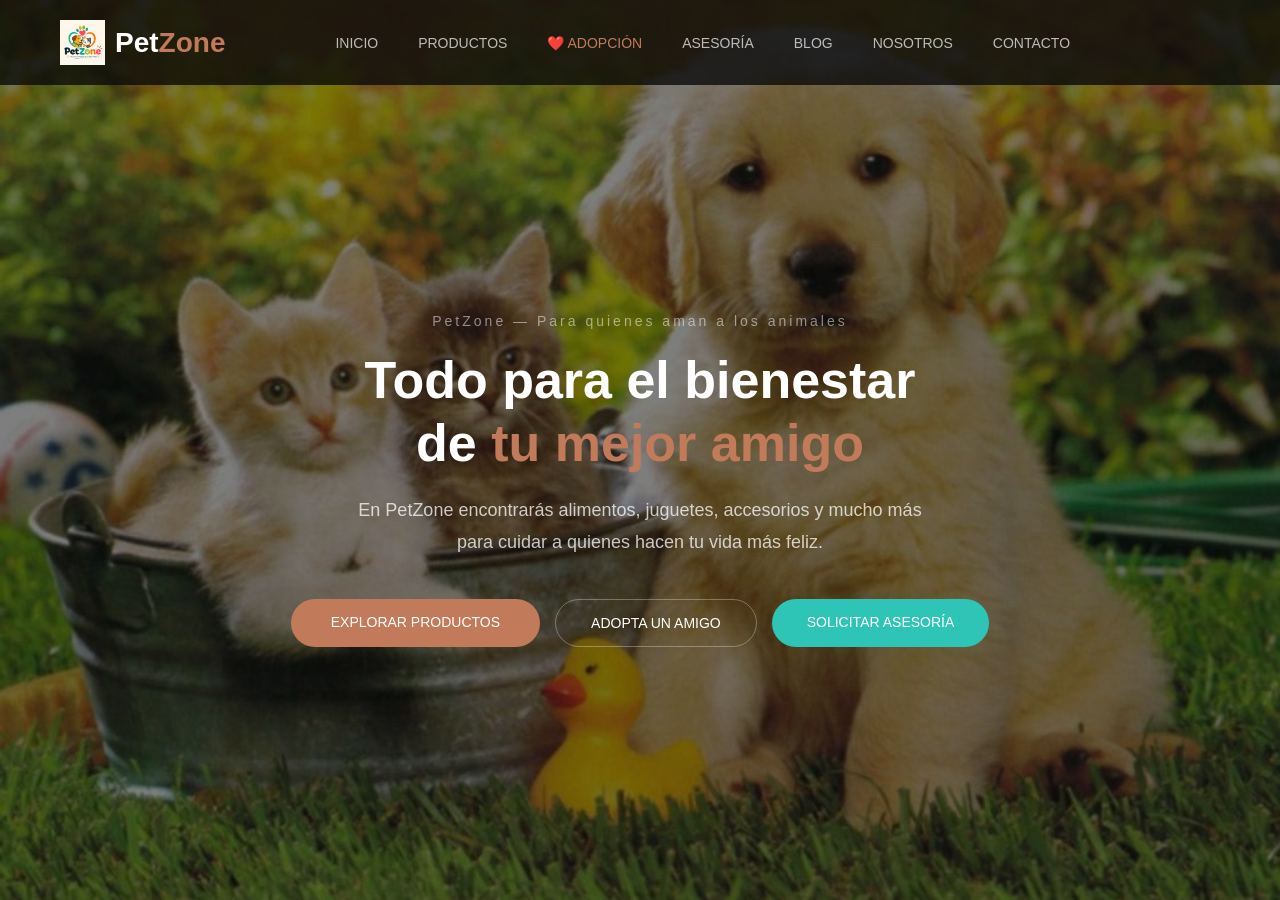
<file: Proyecto/PetZone/Index.html>
<!DOCTYPE html>
<html lang="es">

<head>

    <meta charset="UTF-8">
    <meta name="viewport" content="width=device-width, initial-scale=1.0">

    <title>PetZone | Inicio</title>

    <link rel="stylesheet" href="CSS/StyleIndex.css">
</head>

<body>

    <header>

        <nav class="navbar">

            <div class="logo">

                <img src="Img/Logo_PetZone.png" alt="Logo PetZone">

                <h1>Pet<span>Zone</span></h1>

            </div>

            <ul class="menu">

                <li><a href="#" class="active">Inicio</a></li>
                <li><a href="#">Productos</a></li>
                <li><a href="#" class="nav-adopt">❤️ Adopción</a></li>
                <li><a href="#">Asesoría</a></li>
                <li><a href="#">Blog</a></li>
                <li><a href="#">Nosotros</a></li>
                <li><a href="#">Contacto</a></li>

            </ul>

            <div class="iconos">

                <a href="#"><i class="fas fa-search"></i></a>
                <a href="#"><i class="fas fa-user"></i></a>
                <a href="#"><i class="fas fa-shopping-cart"></i></a>

            </div>

        </nav>

    </header>

    <main>

        <section class="hero">

            <div class="contenidoHero">

                <div class="frase">PetZone — Para quienes aman a los animales</div>

                <h2>
                    Todo para el bienestar<br>
                    de <span class="highlight">tu mejor amigo</span>
                </h2>

                <p>
                    En PetZone encontrarás alimentos, juguetes, accesorios y mucho más<br>
                    para cuidar a quienes hacen tu vida más feliz.
                </p>

                <div class="botonesHero">

                    <a href="#" class="btnPrincipal">
                        <i class="fas fa-store"></i> Explorar productos
                    </a>

                    <a href="#" class="btnSecundario">
                        <i class="fas fa-heart"></i> Adopta un amigo
                    </a>

                    <a href="#" class="btnTerciario">
                        <i class="fas fa-graduation-cap"></i> Solicitar asesoría
                    </a>

                </div>

            </div>

        </section>

        <section class="categorias">

        </section>

        <section class="productosDestacados">

        </section>

        <section class="adopcion">

        </section>

        <section class="asesoria">

        </section>

        <section class="blog">

        </section>

        <section class="beneficios">

        </section>

        <section class="opiniones">

        </section>

    </main>

    <footer>

    </footer>

    <script src="JS/ScriptIndex.js"></script>

</body>

</html>
</file>
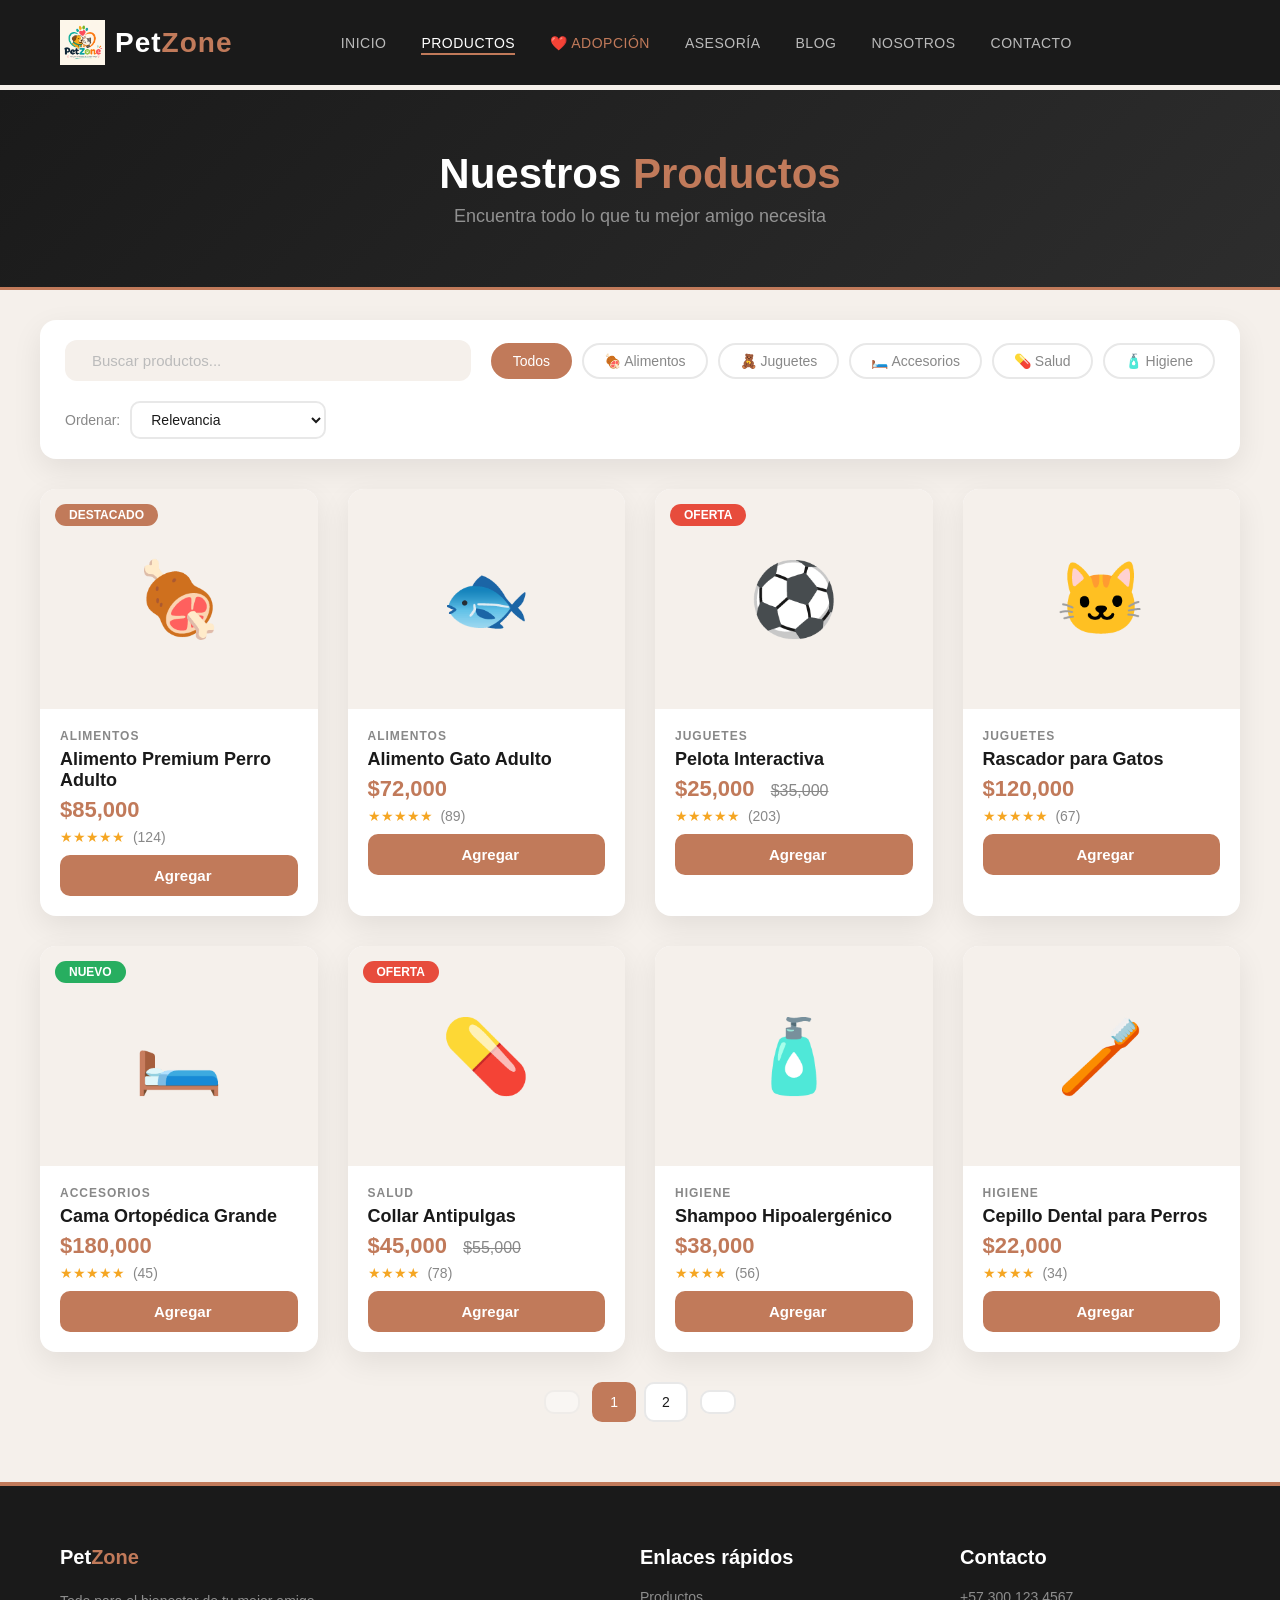
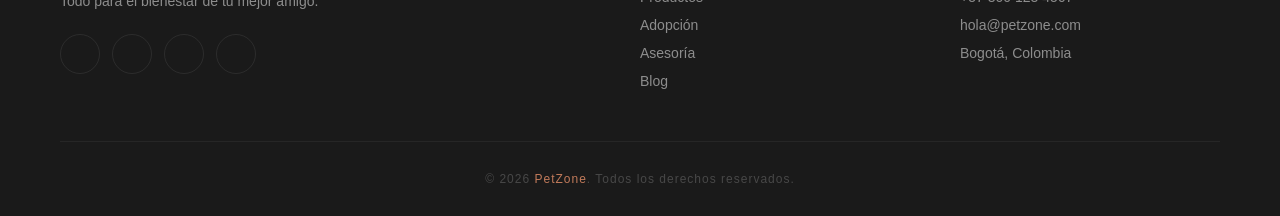
<file: Proyecto/PetZone/ExploProductos.html>
<!DOCTYPE html>
<html lang="es">
<head>
    <meta charset="UTF-8" />
    <meta name="viewport" content="width=device-width, initial-scale=1.0" />
    <title>PetZone - Productos</title>
    <link rel="stylesheet" href="CSS/StyleProductos.css" />
</head>
<body>

    <header>
        <nav class="navbar">
            <div class="logo">
                <img src="Img/Logo_PetZone.png" alt="PetZone" />
                <h1>Pet<span>Zone</span></h1>
            </div>
            <ul class="menu">
                <li><a href="index.html">Inicio</a></li>
                <li><a href="productos.html" class="active">Productos</a></li>
                <li><a href="adopcion.html" class="nav-adopt">❤️ Adopción</a></li>
                <li><a href="asesoria.html">Asesoría</a></li>
                <li><a href="blog.html">Blog</a></li>
                <li><a href="nosotros.html">Nosotros</a></li>
                <li><a href="contacto.html">Contacto</a></li>
            </ul>
            <div class="iconos">
                <a href="#"><i class="fas fa-search"></i></a>
                <a href="#"><i class="fas fa-user"></i></a>
                <a href="#"><i class="fas fa-shopping-cart"></i></a>
            </div>
        </nav>
    </header>

    <main>

        <section class="hero-productos">
            <div class="contenidoHero">
                <h1>Nuestros <span>Productos</span></h1>
                <p>Encuentra todo lo que tu mejor amigo necesita</p>
            </div>
        </section>

        <section class="filtros">
            <div class="filtros-container">
                <div class="buscador">
                    <i class="fas fa-search"></i>
                    <input type="text" id="buscador" placeholder="Buscar productos..." />
                </div>
                <div class="filtros-categorias">
                    <button class="filtro-btn active" data-categoria="todos">Todos</button>
                    <button class="filtro-btn" data-categoria="alimentos">🍖 Alimentos</button>
                    <button class="filtro-btn" data-categoria="juguetes">🧸 Juguetes</button>
                    <button class="filtro-btn" data-categoria="accesorios">🛏️ Accesorios</button>
                    <button class="filtro-btn" data-categoria="salud">💊 Salud</button>
                    <button class="filtro-btn" data-categoria="higiene">🧴 Higiene</button>
                </div>
                <div class="ordenar">
                    <label for="ordenar">Ordenar:</label>
                    <select id="ordenar">
                        <option value="default">Relevancia</option>
                        <option value="precio-asc">Precio: menor a mayor</option>
                        <option value="precio-desc">Precio: mayor a menor</option>
                        <option value="nombre-asc">A - Z</option>
                        <option value="nombre-desc">Z - A</option>
                    </select>
                </div>
            </div>
        </section>

        <section class="productos-grid" id="productosGrid">
        </section>

        <section class="paginacion">
            <button class="pagina-btn" id="paginaAnterior" disabled>
                <i class="fas fa-chevron-left"></i>
            </button>
            <div id="paginas"></div>
            <button class="pagina-btn" id="paginaSiguiente">
                <i class="fas fa-chevron-right"></i>
            </button>
        </section>

    </main>

    <footer>
        <div class="footer-content">
            <div>
                <h3>Pet<span>Zone</span></h3>
                <p>Todo para el bienestar de tu mejor amigo.</p>
                <div class="footer-social">
                    <a href="#"><i class="fab fa-facebook-f"></i></a>
                    <a href="#"><i class="fab fa-instagram"></i></a>
                    <a href="#"><i class="fab fa-youtube"></i></a>
                    <a href="#"><i class="fab fa-tiktok"></i></a>
                </div>
            </div>
            <div>
                <h3>Enlaces rápidos</h3>
                <ul>
                    <li><a href="productos.html">Productos</a></li>
                    <li><a href="adopcion.html">Adopción</a></li>
                    <li><a href="asesoria.html">Asesoría</a></li>
                    <li><a href="blog.html">Blog</a></li>
                </ul>
            </div>
            <div>
                <h3>Contacto</h3>
                <ul>
                    <li><i class="fas fa-phone"></i> +57 300 123 4567</li>
                    <li><i class="fas fa-envelope"></i> hola@petzone.com</li>
                    <li><i class="fas fa-map-marker-alt"></i> Bogotá, Colombia</li>
                </ul>
            </div>
        </div>
        <div class="footer-bottom">
            &copy; 2026 <span>PetZone</span>. Todos los derechos reservados.
        </div>
    </footer>

    <script src="JS/ScriptProductos.js"></script>

</body>
</html>
</file>
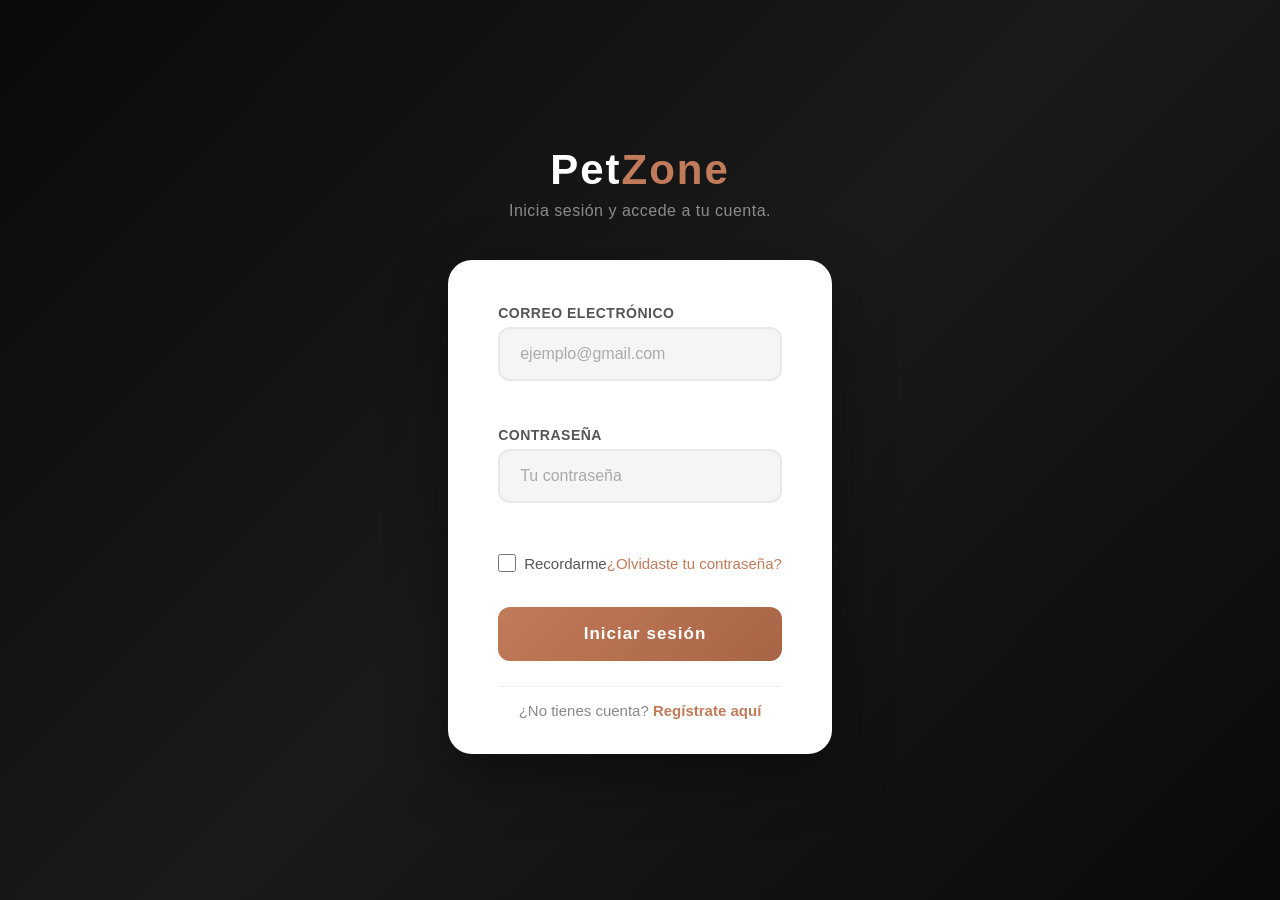
<file: Proyecto/PetZone/IniSecion.html>
<!DOCTYPE html>
<html lang="en">
<head>
    <meta charset="UTF-8">
    <meta name="viewport" content="width=device-width, initial-scale=1.0">
    <title>Document</title>
     <link rel="stylesheet" href="CSS/StyleIniSecion.css">
</head>
<body>
    <header>
        <a href="index.html" class="logo">
            <h1>Pet<span>Zone</span></h1>
        </a>
        <p class="subtitulo">
            Inicia sesión y accede a tu cuenta.
        </p>
    </header>

    <main>
        <section class="cubo">

            <form id="formLogin" novalidate>

                <div class="campo">
                    <label class="info">Correo electrónico</label>
                    <input
                        class="formulario"
                        type="email"
                        id="correo"
                        placeholder="ejemplo@gmail.com"
                        required
                        autocomplete="email"
                    >
                    <small id="mensajeCorreo" class="mensaje-error"></small>
                </div>

                <div class="campo">
                    <label class="info">Contraseña</label>
                    <div class="contenedorPassword">
                        <input
                            class="formulario"
                            type="password"
                            id="password"
                            placeholder="Tu contraseña"
                            required
                            autocomplete="current-password"
                        >
                        <i class="fa-solid fa-eye" id="ojo"></i>
                    </div>
                    <small id="mensajePassword" class="mensaje-error"></small>
                </div>

                <div class="opciones">
                    <div class="recordar">
                        <input type="checkbox" id="recordar">
                        <label for="recordar">Recordarme</label>
                    </div>
                    <a href="#" class="olvidaste">¿Olvidaste tu contraseña?</a>
                </div>

                <div class="botonContinuar">
                    <button type="submit">
                        <i class="fa-solid fa-right-to-bracket"></i>
                        Iniciar sesión
                    </button>
                </div>

                <div class="registro">
                    <p>¿No tienes cuenta? <a href="registro.html">Regístrate aquí</a></p>
                </div>

            </form>

        </section>
    </main>

    <div class="modal" id="modalError">
        <div class="contenidoModal">
            <i class="fa-solid fa-circle-exclamation" style="color: #e74c3c;"></i>
            <h2>Error al iniciar sesión</h2>
            <p id="mensajeError">Correo o contraseña incorrectos.</p>
            <button id="cerrarModalError">
                <i class="fa-solid fa-check"></i>
                Intentar de nuevo
            </button>
        </div>
    </div>

    <div class="modal" id="modalExito">
        <div class="contenidoModal">
            <i class="fa-solid fa-circle-check"></i>
            <h2>¡Bienvenido!</h2>
            <p>Has iniciado sesión correctamente.</p>
            <button id="cerrarModalExito">
                <i class="fa-solid fa-check"></i>
                Continuar
            </button>
        </div>
    </div>
</body>
    <Script src="IniSecion.html"></Script>
</html>
</file>
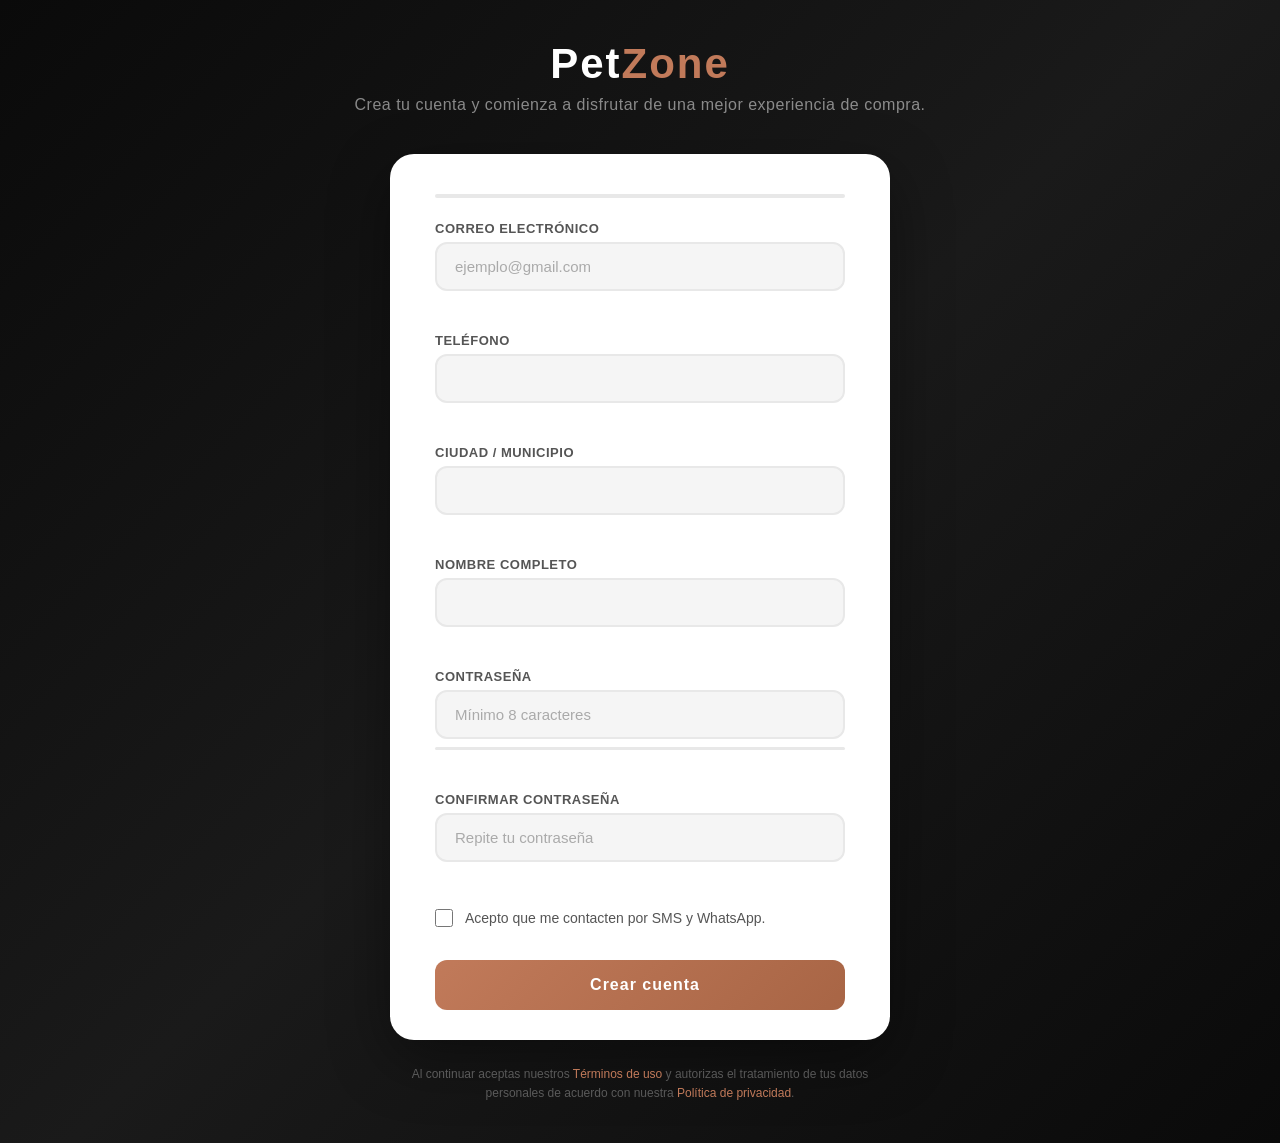
<file: Proyecto/PetZone/Registro.html>
<!DOCTYPE html>
<html lang="es">
<head>
    <meta charset="UTF-8">
    <meta name="viewport" content="width=device-width, initial-scale=1.0">
    <title>PetZone - Crear cuenta</title>
    
    <link rel="stylesheet" href="CSS/StyleRegis.css">
</head>
<body>

    <header>
        <a href="index.html" class="logo">
            <h1>Pet<span>Zone</span></h1>
        </a>
        <p class="subtitulo">
            Crea tu cuenta y comienza a disfrutar de una mejor experiencia de compra.
        </p>
    </header>

    <main>

        <section class="cubo">

            <form id="formRegistro" novalidate>

                <div class="progreso">
                    <div class="barra" id="barra"></div>
                </div>

                <div class="campo">
                    <label class="info">Correo electrónico</label>
                    <input
                        class="formulario"
                        type="email"
                        id="correo"
                        placeholder="ejemplo@gmail.com"
                        required
                        autocomplete="email"
                    >
                    <small id="mensajeCorreo" class="mensaje-error"></small>
                </div>

                <div class="campo">
                    <label class="info">Teléfono</label>
                    <input
                        class="formulario"
                        type="tel"
                        id="telefono"
                        required
                        autocomplete="tel"
                    >
                    <small id="mensajeTelefono" class="mensaje-error"></small>
                </div>

                <div class="campo">
                    <label class="info">Ciudad / Municipio</label>
                    <input
                        class="formulario"
                        type="text"
                        id="ciudad"
                        required
                        autocomplete="address-level2"
                    >
                    <small id="mensajeCiudad" class="mensaje-error"></small>
                </div>

                <div class="campo">
                    <label class="info">Nombre completo</label>
                    <input
                        class="formulario"
                        type="text"
                        id="nombre"
                        required
                        autocomplete="name"
                    >
                    <small id="mensajeNombre" class="mensaje-error"></small>
                </div>

                <div class="campo">
                    <label class="info">Contraseña</label>
                    <div class="contenedorPassword">
                        <input
                            class="formulario"
                            type="password"
                            id="password"
                            placeholder="Mínimo 8 caracteres"
                            required
                            autocomplete="new-password"
                        >
                        <i class="fa-solid fa-eye" id="ojo"></i>
                    </div>
                    <div class="seguridad">
                        <div class="nivel" id="nivel"></div>
                    </div>
                    <small id="textoSeguridad" class="mensaje-info"></small>
                </div>

                <div class="campo">
                    <label class="info">Confirmar contraseña</label>
                    <div class="contenedorPassword">
                        <input
                            class="formulario"
                            type="password"
                            id="confirmPassword"
                            placeholder="Repite tu contraseña"
                            required
                            autocomplete="new-password"
                        >
                        <i class="fa-solid fa-eye" id="ojo2"></i>
                    </div>
                    <small id="mensajePassword" class="mensaje-error"></small>
                </div>

                <div class="terminosycondiciones">
                    <input
                        type="checkbox"
                        id="terminos"
                        required
                    >
                    <label for="terminos">
                        Acepto que me contacten por SMS y WhatsApp.
                    </label>
                </div>

                <div class="botonContinuar">
                    <button type="submit">
                        <i class="fa-solid fa-user-plus"></i>
                        Crear cuenta
                    </button>
                </div>

            </form>

        </section>

        <section class="mensajeFinal">
            <p>
                Al continuar aceptas nuestros
                <span>Términos de uso</span>
                y autorizas el tratamiento de tus datos personales de acuerdo con nuestra
                <span>Política de privacidad</span>.
            </p>
        </section>

    </main>

    <div class="modal" id="modal">
        <div class="contenidoModal">
            <i class="fa-solid fa-circle-check"></i>
            <h2>¡Registro exitoso!</h2>
            <p>Tu cuenta ha sido creada correctamente.</p>
            <button id="cerrarModal">
                <i class="fa-solid fa-check"></i>
                Aceptar
            </button>
        </div>
    </div>

    <script src="JS/ScriptRegi.js"></script>

</body>
</html>
</file>
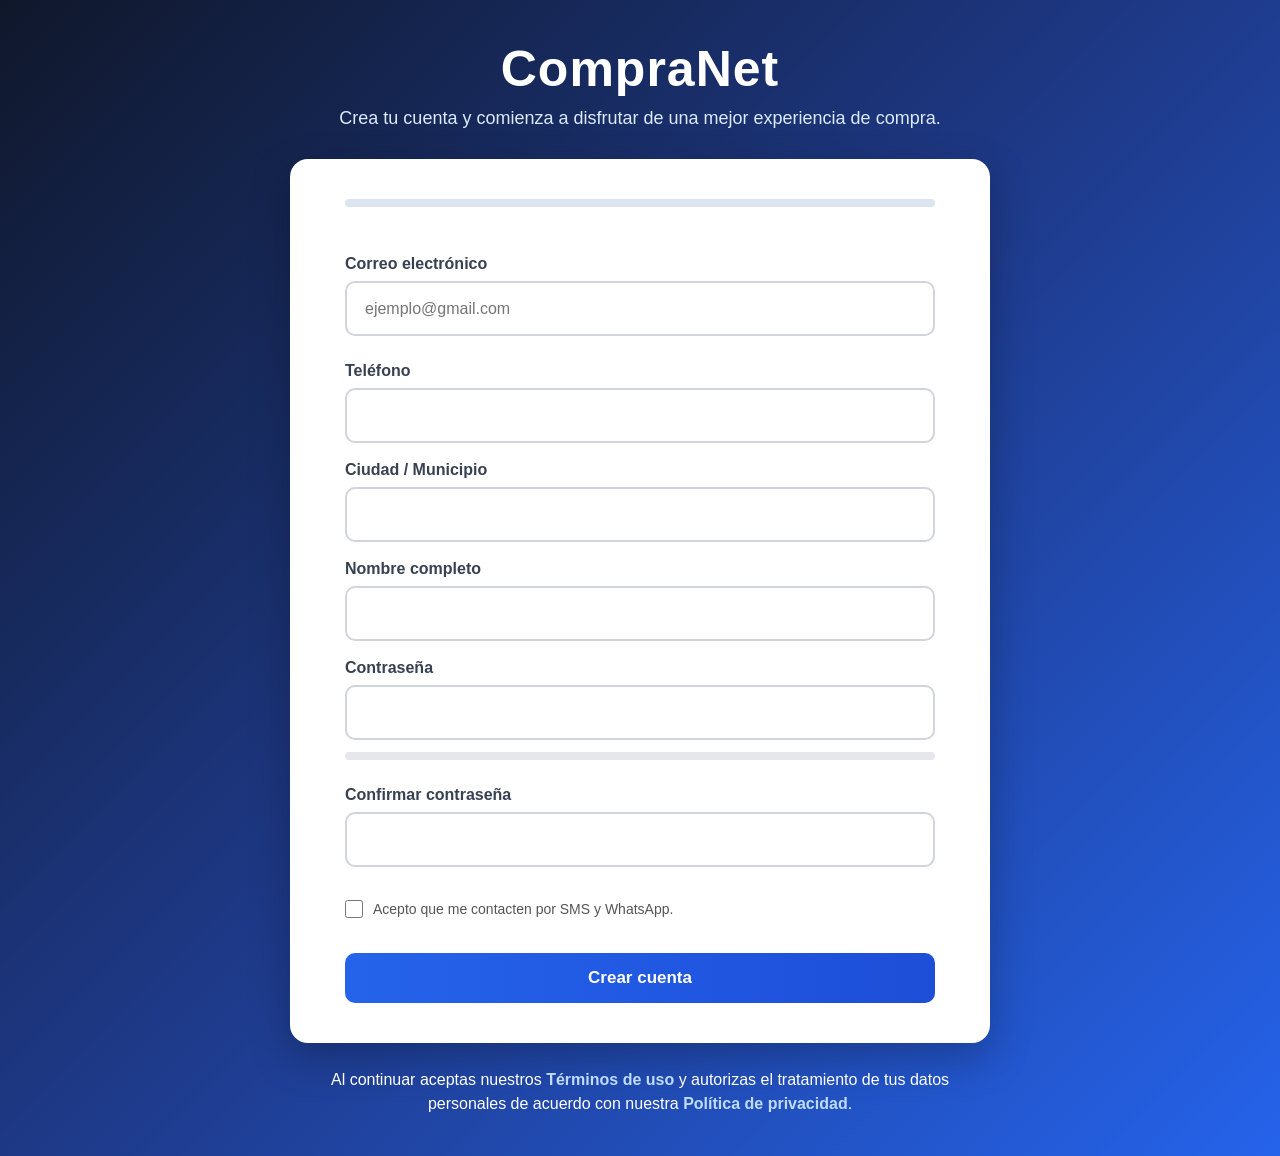
<file: Proyecto/CompraNet/Frontend/SigAut.html>
<!DOCTYPE html>
<html lang="es">

<head>
    <meta charset="UTF-8">
    <meta name="viewport" content="width=device-width, initial-scale=1.0">
    <title>CompraNet | Registro</title>

    <link rel="stylesheet" href="CSS/StyleSigAut.css">
</head>

<body>

    <header>

        <h1>CompraNet</h1>

        <p class="subtitulo">
            Crea tu cuenta y comienza a disfrutar de una mejor experiencia de compra.
        </p>

    </header>

    <main>

        <section class="cubo">

            <form id="formRegistro">

                <div class="progreso">
                    <div class="barra" id="barra"></div>
                </div>

                <label class="info">Correo electrónico</label>

                <input
                    class="formulario"
                    type="email"
                    id="correo"
                    placeholder="ejemplo@gmail.com"
                    required>

                <small id="mensajeCorreo"></small>


                <label class="info">Teléfono</label>

                <input
                    class="formulario"
                    type="tel"
                    id="telefono"
                    required>


                <label class="info">Ciudad / Municipio</label>

                <input
                    class="formulario"
                    type="text"
                    id="ciudad"
                    required>


                <label class="info">Nombre completo</label>

                <input
                    class="formulario"
                    type="text"
                    id="nombre"
                    required>


                <label class="info">Contraseña</label>

                <div class="contenedorPassword">

                    <input
                        class="formulario"
                        type="password"
                        id="password"
                        required>

                    <i class="fa-solid fa-eye" id="ojo"></i>

                </div>

                <div class="seguridad">

                    <div class="nivel" id="nivel"></div>

                </div>

                <small id="textoSeguridad"></small>


                <label class="info">Confirmar contraseña</label>

                <div class="contenedorPassword">

                    <input
                        class="formulario"
                        type="password"
                        id="confirmPassword"
                        required>

                    <i class="fa-solid fa-eye" id="ojo2"></i>

                </div>

                <small id="mensajePassword"></small>


                <div class="terminosycondiciones">

                    <input
                        type="checkbox"
                        id="terminos"
                        required>

                    <label for="terminos">
                        Acepto que me contacten por SMS y WhatsApp.
                    </label>

                </div>


                <div class="botonContinuar">

                    <button type="submit">

                        Crear cuenta

                    </button>

                </div>

            </form>

        </section>


        <section class="mensajeFinal">

            <p>

                Al continuar aceptas nuestros

                <span>Términos de uso</span>

                y autorizas el tratamiento de tus datos personales de acuerdo con nuestra

                <span>Política de privacidad</span>.

            </p>

        </section>

    </main>

    <div class="modal" id="modal">

        <div class="contenidoModal">

            <i class="fa-solid fa-circle-check"></i>

            <h2>¡Registro exitoso!</h2>

            <p>Tu cuenta ha sido creada correctamente.</p>

            <button id="cerrarModal">

                Aceptar

            </button>

        </div>

    </div>

    <script src="JS/Registro.js"></script>

</body>

</html>
</file>
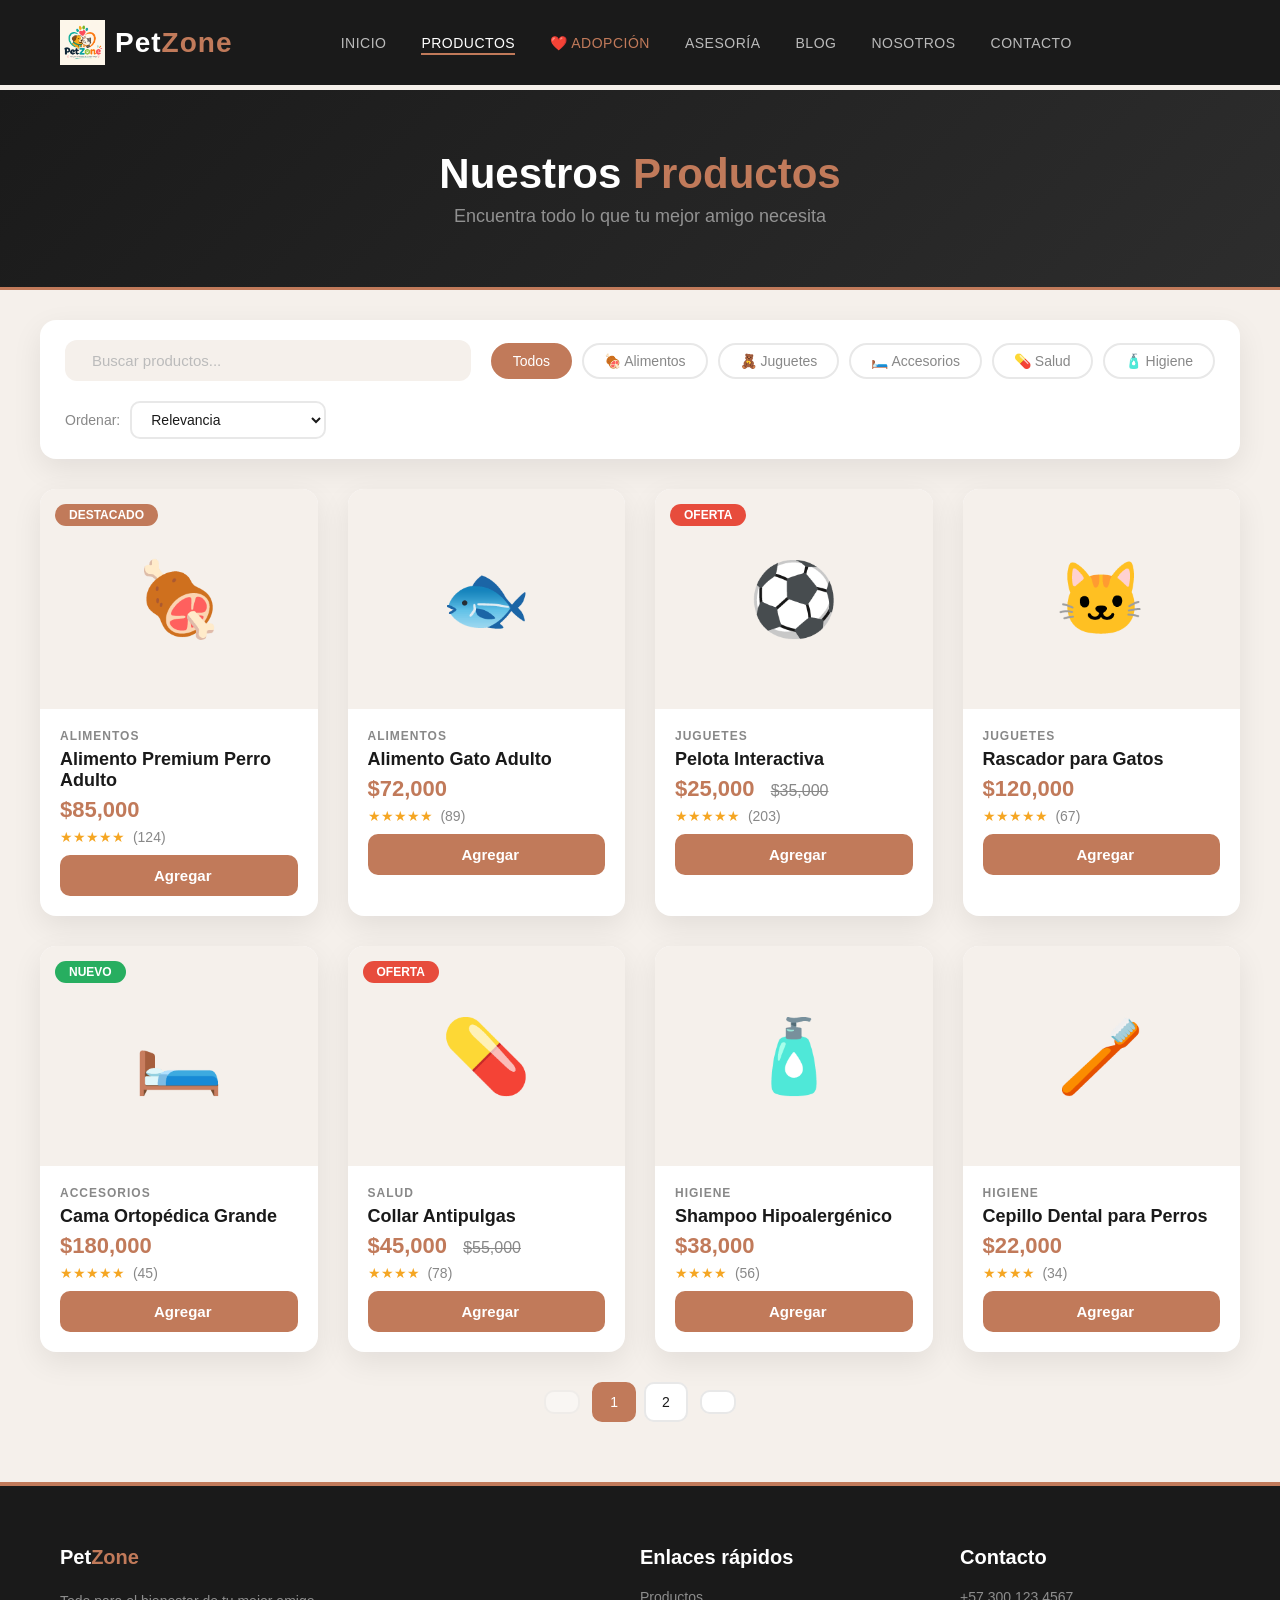
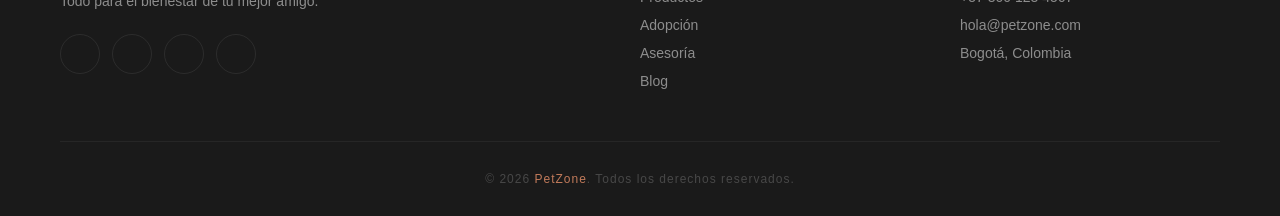
<file: Proyecto/PetZone/Frontend/Html/ExploProductos.html>
<!DOCTYPE html>
<html lang="es">
<head>
    <meta charset="UTF-8" />
    <meta name="viewport" content="width=device-width, initial-scale=1.0" />
    <title>PetZone - Productos</title>
    <link rel="stylesheet" href="/Proyecto/PetZone/Frontend/CSS/StyleProductos.css" />
</head>
<body>

    <header>
        <nav class="navbar">
            <div class="logo">
                <img src="/Proyecto/PetZone/Frontend/Img/Logo_PetZone.png" alt="PetZone" />
                <h1>Pet<span>Zone</span></h1>
            </div>
            <ul class="menu">
                <li><a href="index.html">Inicio</a></li>
                <li><a href="productos.html" class="active">Productos</a></li>
                <li><a href="adopcion.html" class="nav-adopt">❤️ Adopción</a></li>
                <li><a href="asesoria.html">Asesoría</a></li>
                <li><a href="blog.html">Blog</a></li>
                <li><a href="nosotros.html">Nosotros</a></li>
                <li><a href="contacto.html">Contacto</a></li>
            </ul>
            <div class="iconos">
                <a href="#"><i class="fas fa-search"></i></a>
                <a href="#"><i class="fas fa-user"></i></a>
                <a href="#"><i class="fas fa-shopping-cart"></i></a>
            </div>
        </nav>
    </header>

    <main>

        <section class="hero-productos">
            <div class="contenidoHero">
                <h1>Nuestros <span>Productos</span></h1>
                <p>Encuentra todo lo que tu mejor amigo necesita</p>
            </div>
        </section>

        <section class="filtros">
            <div class="filtros-container">
                <div class="buscador">
                    <i class="fas fa-search"></i>
                    <input type="text" id="buscador" placeholder="Buscar productos..." />
                </div>
                <div class="filtros-categorias">
                    <button class="filtro-btn active" data-categoria="todos">Todos</button>
                    <button class="filtro-btn" data-categoria="alimentos">🍖 Alimentos</button>
                    <button class="filtro-btn" data-categoria="juguetes">🧸 Juguetes</button>
                    <button class="filtro-btn" data-categoria="accesorios">🛏️ Accesorios</button>
                    <button class="filtro-btn" data-categoria="salud">💊 Salud</button>
                    <button class="filtro-btn" data-categoria="higiene">🧴 Higiene</button>
                </div>
                <div class="ordenar">
                    <label for="ordenar">Ordenar:</label>
                    <select id="ordenar">
                        <option value="default">Relevancia</option>
                        <option value="precio-asc">Precio: menor a mayor</option>
                        <option value="precio-desc">Precio: mayor a menor</option>
                        <option value="nombre-asc">A - Z</option>
                        <option value="nombre-desc">Z - A</option>
                    </select>
                </div>
            </div>
        </section>

        <section class="productos-grid" id="productosGrid">
        </section>

        <section class="paginacion">
            <button class="pagina-btn" id="paginaAnterior" disabled>
                <i class="fas fa-chevron-left"></i>
            </button>
            <div id="paginas"></div>
            <button class="pagina-btn" id="paginaSiguiente">
                <i class="fas fa-chevron-right"></i>
            </button>
        </section>

    </main>

    <footer>
        <div class="footer-content">
            <div>
                <h3>Pet<span>Zone</span></h3>
                <p>Todo para el bienestar de tu mejor amigo.</p>
                <div class="footer-social">
                    <a href="#"><i class="fab fa-facebook-f"></i></a>
                    <a href="#"><i class="fab fa-instagram"></i></a>
                    <a href="#"><i class="fab fa-youtube"></i></a>
                    <a href="#"><i class="fab fa-tiktok"></i></a>
                </div>
            </div>
            <div>
                <h3>Enlaces rápidos</h3>
                <ul>
                    <li><a href="productos.html">Productos</a></li>
                    <li><a href="adopcion.html">Adopción</a></li>
                    <li><a href="asesoria.html">Asesoría</a></li>
                    <li><a href="blog.html">Blog</a></li>
                </ul>
            </div>
            <div>
                <h3>Contacto</h3>
                <ul>
                    <li><i class="fas fa-phone"></i> +57 300 123 4567</li>
                    <li><i class="fas fa-envelope"></i> hola@petzone.com</li>
                    <li><i class="fas fa-map-marker-alt"></i> Bogotá, Colombia</li>
                </ul>
            </div>
        </div>
        <div class="footer-bottom">
            &copy; 2026 <span>PetZone</span>. Todos los derechos reservados.
        </div>
    </footer>

    <script src="/Proyecto/PetZone/Frontend/JS/ScriptProductos.js"></script>

</body>
</html>
</file>
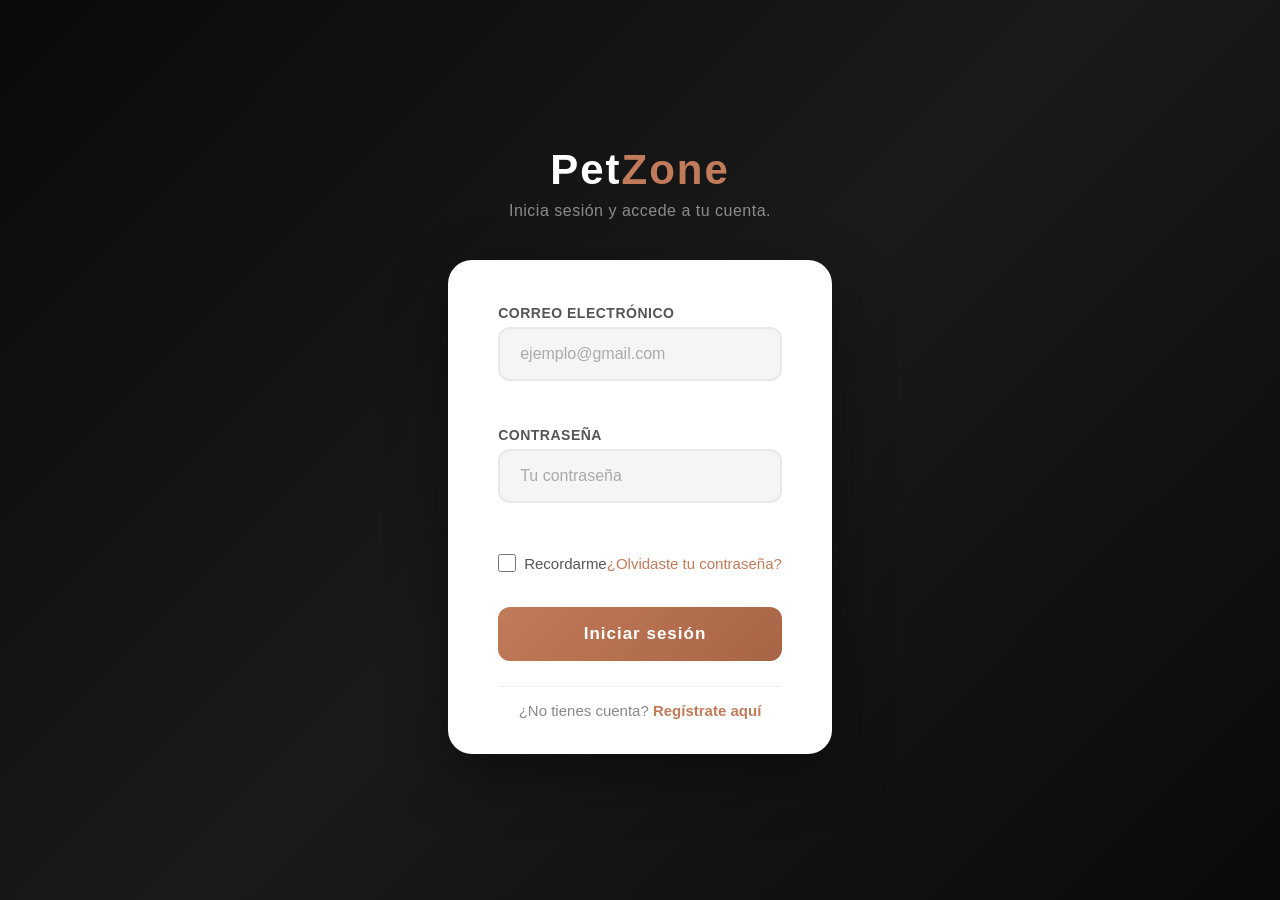
<file: Proyecto/PetZone/Frontend/Html/IniSecion.html>
<!DOCTYPE html>
<html lang="en">
<head>
    <meta charset="UTF-8">
    <meta name="viewport" content="width=device-width, initial-scale=1.0">
    <title>Document</title>
     <link rel="stylesheet" href="/Proyecto/PetZone/Frontend/CSS/StyleIniSecion.css">
</head>
<body>
    <header>
        <a href="index.html" class="logo">
            <h1>Pet<span>Zone</span></h1>
        </a>
        <p class="subtitulo">
            Inicia sesión y accede a tu cuenta.
        </p>
    </header>

    <main>
        <section class="cubo">

            <form id="formLogin" novalidate>

                <div class="campo">
                    <label class="info">Correo electrónico</label>
                    <input
                        class="formulario"
                        type="email"
                        id="correo"
                        placeholder="ejemplo@gmail.com"
                        required
                        autocomplete="email"
                    >
                    <small id="mensajeCorreo" class="mensaje-error"></small>
                </div>

                <div class="campo">
                    <label class="info">Contraseña</label>
                    <div class="contenedorPassword">
                        <input
                            class="formulario"
                            type="password"
                            id="password"
                            placeholder="Tu contraseña"
                            required
                            autocomplete="current-password"
                        >
                        <i class="fa-solid fa-eye" id="ojo"></i>
                    </div>
                    <small id="mensajePassword" class="mensaje-error"></small>
                </div>

                <div class="opciones">
                    <div class="recordar">
                        <input type="checkbox" id="recordar">
                        <label for="recordar">Recordarme</label>
                    </div>
                    <a href="#" class="olvidaste">¿Olvidaste tu contraseña?</a>
                </div>

                <div class="botonContinuar">
                    <button type="submit">
                        <i class="fa-solid fa-right-to-bracket"></i>
                        Iniciar sesión
                    </button>
                </div>

                <div class="registro">
                    <p>¿No tienes cuenta? <a href="registro.html">Regístrate aquí</a></p>
                </div>

            </form>

        </section>
    </main>

    <div class="modal" id="modalError">
        <div class="contenidoModal">
            <i class="fa-solid fa-circle-exclamation" style="color: #e74c3c;"></i>
            <h2>Error al iniciar sesión</h2>
            <p id="mensajeError">Correo o contraseña incorrectos.</p>
            <button id="cerrarModalError">
                <i class="fa-solid fa-check"></i>
                Intentar de nuevo
            </button>
        </div>
    </div>

    <div class="modal" id="modalExito">
        <div class="contenidoModal">
            <i class="fa-solid fa-circle-check"></i>
            <h2>¡Bienvenido!</h2>
            <p>Has iniciado sesión correctamente.</p>
            <button id="cerrarModalExito">
                <i class="fa-solid fa-check"></i>
                Continuar
            </button>
        </div>
    </div>
</body>
    <Script src="/Proyecto/PetZone/Frontend/JS/ScriptIniSecion.js"></Script>
</html>
</file>
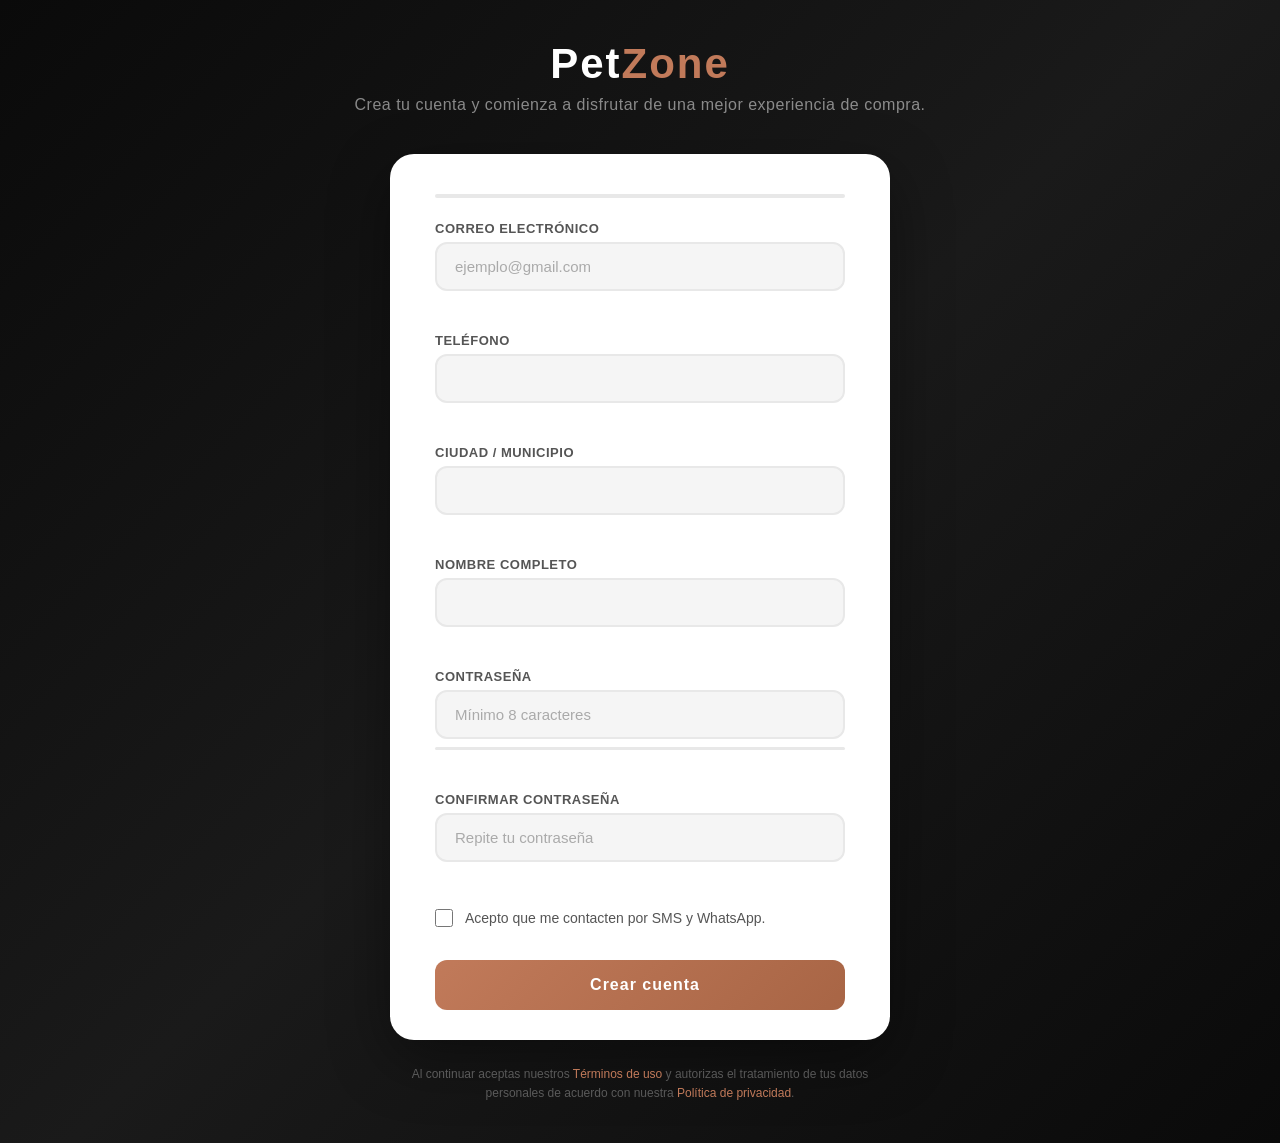
<file: Proyecto/PetZone/Frontend/Html/Registro.html>
<!DOCTYPE html>
<html lang="es">
<head>
    <meta charset="UTF-8">
    <meta name="viewport" content="width=device-width, initial-scale=1.0">
    <title>PetZone - Crear cuenta</title>
    
    <link rel="stylesheet" href="/Proyecto/PetZone/Frontend/CSS/StyleRegis.css">
</head>
<body>

    <header>
        <a href="index.html" class="logo">
            <h1>Pet<span>Zone</span></h1>
        </a>
        <p class="subtitulo">
            Crea tu cuenta y comienza a disfrutar de una mejor experiencia de compra.
        </p>
    </header>

    <main>

        <section class="cubo">

            <form id="formRegistro" novalidate>

                <div class="progreso">
                    <div class="barra" id="barra"></div>
                </div>

                <div class="campo">
                    <label class="info">Correo electrónico</label>
                    <input
                        class="formulario"
                        type="email"
                        id="correo"
                        placeholder="ejemplo@gmail.com"
                        required
                        autocomplete="email"
                    >
                    <small id="mensajeCorreo" class="mensaje-error"></small>
                </div>

                <div class="campo">
                    <label class="info">Teléfono</label>
                    <input
                        class="formulario"
                        type="tel"
                        id="telefono"
                        required
                        autocomplete="tel"
                    >
                    <small id="mensajeTelefono" class="mensaje-error"></small>
                </div>

                <div class="campo">
                    <label class="info">Ciudad / Municipio</label>
                    <input
                        class="formulario"
                        type="text"
                        id="ciudad"
                        required
                        autocomplete="address-level2"
                    >
                    <small id="mensajeCiudad" class="mensaje-error"></small>
                </div>

                <div class="campo">
                    <label class="info">Nombre completo</label>
                    <input
                        class="formulario"
                        type="text"
                        id="nombre"
                        required
                        autocomplete="name"
                    >
                    <small id="mensajeNombre" class="mensaje-error"></small>
                </div>

                <div class="campo">
                    <label class="info">Contraseña</label>
                    <div class="contenedorPassword">
                        <input
                            class="formulario"
                            type="password"
                            id="password"
                            placeholder="Mínimo 8 caracteres"
                            required
                            autocomplete="new-password"
                        >
                        <i class="fa-solid fa-eye" id="ojo"></i>
                    </div>
                    <div class="seguridad">
                        <div class="nivel" id="nivel"></div>
                    </div>
                    <small id="textoSeguridad" class="mensaje-info"></small>
                </div>

                <div class="campo">
                    <label class="info">Confirmar contraseña</label>
                    <div class="contenedorPassword">
                        <input
                            class="formulario"
                            type="password"
                            id="confirmPassword"
                            placeholder="Repite tu contraseña"
                            required
                            autocomplete="new-password"
                        >
                        <i class="fa-solid fa-eye" id="ojo2"></i>
                    </div>
                    <small id="mensajePassword" class="mensaje-error"></small>
                </div>

                <div class="terminosycondiciones">
                    <input
                        type="checkbox"
                        id="terminos"
                        required
                    >
                    <label for="terminos">
                        Acepto que me contacten por SMS y WhatsApp.
                    </label>
                </div>

                <div class="botonContinuar">
                    <button type="submit">
                        <i class="fa-solid fa-user-plus"></i>
                        Crear cuenta
                    </button>
                </div>

            </form>

        </section>

        <section class="mensajeFinal">
            <p>
                Al continuar aceptas nuestros
                <span>Términos de uso</span>
                y autorizas el tratamiento de tus datos personales de acuerdo con nuestra
                <span>Política de privacidad</span>.
            </p>
        </section>

    </main>

    <div class="modal" id="modal">
        <div class="contenidoModal">
            <i class="fa-solid fa-circle-check"></i>
            <h2>¡Registro exitoso!</h2>
            <p>Tu cuenta ha sido creada correctamente.</p>
            <button id="cerrarModal">
                <i class="fa-solid fa-check"></i>
                Aceptar
            </button>
        </div>
    </div>

    <script src="/Proyecto/PetZone/Frontend/JS/ScriptRegi.js"></script>

</body>
</html>
</file>
<file: Proyecto/PetZone/CSS/StyleIndex.css>
* {
    margin: 0;
    padding: 0;
    box-sizing: border-box;
}

body {
    font-family: 'Poppins', sans-serif;
    background: #0A0A0A;
    color: #FFFFFF;
}

header {
    width: 100%;
    position: fixed;
    top: 0;
    left: 0;
    z-index: 1000;
    padding: 20px 60px;
    background: rgba(10, 10, 10, 0.8);
}

.navbar {
    max-width: 1400px;
    margin: 0 auto;
    display: flex;
    justify-content: space-between;
    align-items: center;
}

.logo {
    display: flex;
    align-items: center;
    gap: 10px;
}

.logo img {
    width: 45px;
}

.logo h1 {
    font-size: 28px;
    color: #FFFFFF;
}

.logo h1 span {
    color: #C17A5A;
}

.menu {
    display: flex;
    list-style: none;
    gap: 35px;
}

.menu a {
    text-decoration: none;
    color: rgba(255, 255, 255, 0.7);
    font-size: 14px;
    text-transform: uppercase;
    transition: 0.3s;
}

.menu a:hover {
    color: #C17A5A;
}

.menu .nav-adopt {
    color: #C17A5A;
}

.iconos {
    display: flex;
    gap: 20px;
}

.iconos a {
    color: rgba(255, 255, 255, 0.6);
    font-size: 18px;
    transition: 0.3s;
}

.iconos a:hover {
    color: #FFFFFF;
}

.hero {
    width: 100%;
    height: 100vh;
    background-image: url("../Img/pets_Fondo.jpg");
    background-position: center;
    background-size: cover;
    background-repeat: no-repeat;
    display: flex;
    align-items: center;
    justify-content: center;
    position: relative;
    padding: 120px 40px 60px;
}

.hero::before {
    content: '';
    position: absolute;
    inset: 0;
    background: rgba(0, 0, 0, 0.5);
    z-index: 0;
}

.contenidoHero {
    position: relative;
    z-index: 1;
    max-width: 800px;
    text-align: center;
}

.contenidoHero .frase {
    font-size: 14px;
    color: rgba(255, 255, 255, 0.5);
    letter-spacing: 3px;
    margin-bottom: 20px;
}

.contenidoHero h2 {
    font-size: 52px;
    font-weight: 700;
    line-height: 1.2;
    margin-bottom: 20px;
}

.contenidoHero h2 .highlight {
    color: #C17A5A;
}

.contenidoHero p {
    font-size: 18px;
    color: rgba(255, 255, 255, 0.75);
    line-height: 1.8;
    max-width: 650px;
    margin: 0 auto 40px;
}

.botonesHero {
    display: flex;
    gap: 15px;
    justify-content: center;
    flex-wrap: wrap;
}

.btnPrincipal {
    text-decoration: none;
    padding: 15px 40px;
    background: #C17A5A;
    color: #FFFFFF;
    border-radius: 50px;
    font-size: 14px;
    font-weight: 500;
    text-transform: uppercase;
    transition: 0.3s;
}

.btnPrincipal:hover {
    background: #A86545;
    transform: translateY(-3px);
}

.btnSecundario {
    text-decoration: none;
    padding: 15px 35px;
    background: transparent;
    color: #FFFFFF;
    border: 1.5px solid rgba(255, 255, 255, 0.3);
    border-radius: 50px;
    font-size: 14px;
    text-transform: uppercase;
    transition: 0.3s;
}

.btnSecundario:hover {
    border-color: #C17A5A;
    color: #C17A5A;
    transform: translateY(-3px);
}

.btnTerciario {
    text-decoration: none;
    padding: 15px 35px;
    background: #2EC4B6;
    color: #FFFFFF;
    border-radius: 50px;
    font-size: 14px;
    text-transform: uppercase;
    transition: 0.3s;
}

.btnTerciario:hover {
    background: #25A89B;
    transform: translateY(-3px);
}

@media (max-width: 768px) {
    header {
        padding: 15px 20px;
    }

    .menu {
        display: none;
    }

    .contenidoHero h2 {
        font-size: 30px;
    }

    .contenidoHero p {
        font-size: 16px;
    }

    .botonesHero {
        flex-direction: column;
        align-items: center;
    }

    .btnPrincipal,
    .btnSecundario,
    .btnTerciario {
        width: 100%;
        text-align: center;
        justify-content: center;
    }
}
</file>
<file: Proyecto/PetZone/CSS/StyleProductos.css>
* {
    margin: 0;
    padding: 0;
    box-sizing: border-box;
}

:root {
    --primary: #C17A5A;
    --primary-dark: #A86545;
    --primary-light: #D4A08A;
    --secondary: #2EC4B6;
    --success: #27ae60;
    --error: #e74c3c;
    --dark: #1A1A1A;
    --gray: #888888;
    --light: #F5F0EB;
    --white: #FFFFFF;
    --shadow: 0 10px 30px rgba(0, 0, 0, 0.08);
    --shadow-hover: 0 20px 40px rgba(0, 0, 0, 0.15);
}

body {
    font-family: 'Segoe UI', Tahoma, Geneva, Verdana, sans-serif;
    background: var(--light);
    color: var(--dark);
    padding-top: 90px;
}

header {
    width: 100%;
    position: fixed;
    top: 0;
    left: 0;
    z-index: 1000;
    padding: 20px 60px;
    background: var(--dark);
    transition: all 0.4s ease;
}

header.scrolled {
    background: rgba(26, 26, 26, 0.92);
    backdrop-filter: blur(20px);
    padding: 14px 60px;
}

.navbar {
    max-width: 1400px;
    margin: 0 auto;
    display: flex;
    justify-content: space-between;
    align-items: center;
}

.logo {
    display: flex;
    align-items: center;
    gap: 10px;
    text-decoration: none;
}

.logo img {
    width: 45px;
    height: 45px;
    object-fit: contain;
}

.logo h1 {
    font-size: 28px;
    font-weight: 700;
    color: var(--white);
    letter-spacing: 1px;
}

.logo h1 span {
    color: var(--primary);
}

.menu {
    display: flex;
    list-style: none;
    gap: 35px;
    align-items: center;
}

.menu a {
    text-decoration: none;
    color: rgba(255, 255, 255, 0.7);
    font-size: 14px;
    font-weight: 400;
    letter-spacing: 0.5px;
    transition: all 0.3s ease;
    position: relative;
    text-transform: uppercase;
}

.menu a::after {
    content: '';
    position: absolute;
    bottom: -4px;
    left: 0;
    width: 0;
    height: 2px;
    background: var(--primary);
    transition: width 0.3s ease;
}

.menu a:hover {
    color: var(--white);
}

.menu a:hover::after {
    width: 100%;
}

.menu a.active {
    color: var(--white);
}

.menu a.active::after {
    width: 100%;
}

.menu .nav-adopt {
    color: var(--primary);
    font-weight: 500;
}

.menu .nav-adopt::after {
    background: var(--primary);
}

.iconos {
    display: flex;
    gap: 20px;
}

.iconos a {
    color: rgba(255, 255, 255, 0.6);
    font-size: 18px;
    transition: all 0.3s ease;
}

.iconos a:hover {
    color: var(--white);
    transform: translateY(-2px);
}

.hero-productos {
    background: linear-gradient(135deg, var(--dark) 0%, #2D2D2D 100%);
    padding: 60px 40px;
    text-align: center;
    border-bottom: 3px solid var(--primary);
}

.hero-productos h1 {
    font-size: 42px;
    color: var(--white);
    font-weight: 700;
}

.hero-productos h1 span {
    color: var(--primary);
}

.hero-productos p {
    color: rgba(255, 255, 255, 0.5);
    font-size: 18px;
    margin-top: 8px;
}

.filtros {
    max-width: 1400px;
    margin: 30px auto;
    padding: 0 40px;
}

.filtros-container {
    display: flex;
    flex-wrap: wrap;
    gap: 20px;
    align-items: center;
    justify-content: space-between;
    background: var(--white);
    padding: 20px 25px;
    border-radius: 16px;
    box-shadow: var(--shadow);
}

.buscador {
    display: flex;
    align-items: center;
    background: var(--light);
    border-radius: 12px;
    padding: 0 15px;
    flex: 1;
    min-width: 200px;
}

.buscador i {
    color: var(--gray);
    font-size: 16px;
}

.buscador input {
    border: none;
    background: transparent;
    padding: 12px 12px;
    font-size: 15px;
    width: 100%;
    outline: none;
    color: var(--dark);
}

.buscador input::placeholder {
    color: #BBBBBB;
}

.filtros-categorias {
    display: flex;
    flex-wrap: wrap;
    gap: 10px;
}

.filtro-btn {
    padding: 8px 20px;
    border: 2px solid #E8E8E8;
    border-radius: 50px;
    background: transparent;
    color: var(--gray);
    font-size: 14px;
    font-weight: 500;
    cursor: pointer;
    transition: all 0.3s ease;
}

.filtro-btn:hover {
    border-color: var(--primary);
    color: var(--primary);
}

.filtro-btn.active {
    background: var(--primary);
    border-color: var(--primary);
    color: var(--white);
}

.ordenar {
    display: flex;
    align-items: center;
    gap: 10px;
}

.ordenar label {
    color: var(--gray);
    font-size: 14px;
    font-weight: 500;
}

.ordenar select {
    padding: 8px 15px;
    border: 2px solid #E8E8E8;
    border-radius: 10px;
    background: var(--white);
    font-size: 14px;
    color: var(--dark);
    outline: none;
    cursor: pointer;
    transition: border-color 0.3s ease;
}

.ordenar select:focus {
    border-color: var(--primary);
}

.productos-grid {
    max-width: 1400px;
    margin: 30px auto;
    padding: 0 40px;
    display: grid;
    grid-template-columns: repeat(auto-fill, minmax(260px, 1fr));
    gap: 30px;
}

.tarjeta-producto {
    background: var(--white);
    border-radius: 16px;
    overflow: hidden;
    box-shadow: var(--shadow);
    transition: all 0.3s ease;
}

.tarjeta-producto:hover {
    transform: translateY(-8px);
    box-shadow: var(--shadow-hover);
}

.tarjeta-producto .imagen {
    width: 100%;
    height: 220px;
    background: var(--light);
    display: flex;
    align-items: center;
    justify-content: center;
    font-size: 72px;
    position: relative;
}

.tarjeta-producto .imagen .etiqueta {
    position: absolute;
    top: 15px;
    left: 15px;
    padding: 4px 14px;
    border-radius: 50px;
    font-size: 12px;
    font-weight: 600;
    text-transform: uppercase;
}

.etiqueta.oferta {
    background: var(--error);
    color: white;
}

.etiqueta.nuevo {
    background: var(--success);
    color: white;
}

.etiqueta.destacado {
    background: var(--primary);
    color: white;
}

.tarjeta-producto .info {
    padding: 20px;
}

.tarjeta-producto .info .categoria {
    color: var(--gray);
    font-size: 12px;
    text-transform: uppercase;
    letter-spacing: 1px;
    font-weight: 600;
}

.tarjeta-producto .info h3 {
    font-size: 18px;
    margin: 6px 0 4px;
    color: var(--dark);
}

.tarjeta-producto .info .precio {
    font-size: 22px;
    font-weight: 700;
    color: var(--primary);
    margin: 6px 0;
}

.tarjeta-producto .info .precio .antiguo {
    font-size: 16px;
    color: var(--gray);
    text-decoration: line-through;
    font-weight: 400;
    margin-left: 10px;
}

.tarjeta-producto .info .rating {
    color: #F5A623;
    font-size: 14px;
    margin: 4px 0 10px;
}

.tarjeta-producto .info .rating span {
    color: var(--gray);
    font-weight: 400;
    margin-left: 4px;
}

.tarjeta-producto .info .btn-agregar {
    width: 100%;
    padding: 12px;
    background: var(--primary);
    color: var(--white);
    border: none;
    border-radius: 10px;
    font-size: 15px;
    font-weight: 600;
    cursor: pointer;
    transition: all 0.3s ease;
    display: flex;
    align-items: center;
    justify-content: center;
    gap: 8px;
}

.tarjeta-producto .info .btn-agregar:hover {
    background: var(--primary-dark);
    transform: translateY(-2px);
    box-shadow: 0 8px 25px rgba(193, 122, 90, 0.3);
}

.paginacion {
    max-width: 1400px;
    margin: 20px auto 60px;
    padding: 0 40px;
    display: flex;
    justify-content: center;
    align-items: center;
    gap: 12px;
}

.pagina-btn {
    padding: 10px 16px;
    border: 2px solid #E8E8E8;
    border-radius: 10px;
    background: var(--white);
    color: var(--dark);
    font-size: 14px;
    font-weight: 500;
    cursor: pointer;
    transition: all 0.3s ease;
}

.pagina-btn:hover:not(:disabled) {
    border-color: var(--primary);
    color: var(--primary);
}

.pagina-btn.active {
    background: var(--primary);
    border-color: var(--primary);
    color: var(--white);
}

.pagina-btn:disabled {
    opacity: 0.4;
    cursor: not-allowed;
}

#paginas {
    display: flex;
    gap: 8px;
}

.sin-resultados {
    text-align: center;
    padding: 60px 20px;
    color: var(--gray);
    grid-column: 1 / -1;
}

.sin-resultados i {
    font-size: 64px;
    margin-bottom: 20px;
    color: #DDDDDD;
}

.sin-resultados h3 {
    font-size: 24px;
    color: var(--dark);
    margin-bottom: 8px;
}

footer {
    width: 100%;
    padding: 60px 60px 30px;
    background: var(--dark);
    border-top: 4px solid var(--primary);
}

.footer-content {
    max-width: 1400px;
    margin: 0 auto;
    display: grid;
    grid-template-columns: 2fr 1fr 1fr;
    gap: 60px;
}

.footer-content h3 {
    color: var(--white);
    font-size: 20px;
    margin-bottom: 20px;
}

.footer-content h3 span {
    color: var(--primary);
}

.footer-content p {
    color: rgba(255, 255, 255, 0.5);
    line-height: 1.8;
    font-size: 14px;
}

.footer-content ul {
    list-style: none;
}

.footer-content ul li {
    margin-bottom: 12px;
    color: rgba(255, 255, 255, 0.5);
    font-size: 14px;
}

.footer-content ul a {
    text-decoration: none;
    color: rgba(255, 255, 255, 0.5);
    transition: all 0.3s ease;
}

.footer-content ul a:hover {
    color: var(--primary);
    padding-left: 5px;
}

.footer-social {
    display: flex;
    gap: 12px;
    margin-top: 20px;
}

.footer-social a {
    display: inline-flex;
    align-items: center;
    justify-content: center;
    width: 40px;
    height: 40px;
    border: 1px solid rgba(255, 255, 255, 0.08);
    border-radius: 50%;
    color: rgba(255, 255, 255, 0.4);
    font-size: 16px;
    transition: all 0.3s ease;
}

.footer-social a:hover {
    border-color: var(--primary);
    color: var(--primary);
    transform: translateY(-3px);
}

.footer-bottom {
    max-width: 1400px;
    margin: 40px auto 0;
    padding-top: 30px;
    border-top: 1px solid rgba(255, 255, 255, 0.05);
    text-align: center;
    color: rgba(255, 255, 255, 0.2);
    font-size: 12px;
    letter-spacing: 1px;
}

.footer-bottom span {
    color: var(--primary);
}

@media (max-width: 1024px) {
    header {
        padding: 16px 30px;
    }

    .footer-content {
        grid-template-columns: 1fr 1fr;
        gap: 40px;
    }
}

@media (max-width: 768px) {
    body {
        padding-top: 75px;
    }

    header {
        padding: 12px 20px;
    }

    .menu {
        display: none;
    }

    .hero-productos {
        padding: 40px 20px;
    }

    .hero-productos h1 {
        font-size: 30px;
    }

    .filtros {
        padding: 0 15px;
    }

    .filtros-container {
        flex-direction: column;
        align-items: stretch;
        padding: 15px;
    }

    .filtros-categorias {
        justify-content: center;
    }

    .ordenar {
        justify-content: center;
    }

    .productos-grid {
        padding: 0 15px;
        grid-template-columns: repeat(auto-fill, minmax(200px, 1fr));
        gap: 20px;
    }

    .tarjeta-producto .imagen {
        height: 160px;
        font-size: 52px;
    }

    .tarjeta-producto .info {
        padding: 15px;
    }

    .tarjeta-producto .info h3 {
        font-size: 16px;
    }

    .tarjeta-producto .info .precio {
        font-size: 18px;
    }

    .paginacion {
        padding: 0 15px;
    }

    .footer-content {
        grid-template-columns: 1fr;
        text-align: center;
        gap: 30px;
    }

    .footer-social {
        justify-content: center;
    }
}

@media (max-width: 480px) {
    .hero-productos h1 {
        font-size: 24px;
    }

    .productos-grid {
        grid-template-columns: repeat(auto-fill, minmax(160px, 1fr));
        gap: 15px;
    }

    .tarjeta-producto .imagen {
        height: 130px;
        font-size: 40px;
    }

    .tarjeta-producto .info h3 {
        font-size: 14px;
    }

    .tarjeta-producto .info .precio {
        font-size: 16px;
    }

    .filtro-btn {
        font-size: 12px;
        padding: 6px 14px;
    }

    .buscador input {
        font-size: 14px;
    }
}
</file>
<file: Proyecto/PetZone/CSS/StyleIniSecion.css>
* {
    margin: 0;
    padding: 0;
    box-sizing: border-box;
}

:root {
    --primary: #C17A5A;
    --primary-dark: #A86545;
    --primary-light: #D4A08A;
    --secondary: #2EC4B6;
    --success: #27ae60;
    --error: #e74c3c;
    --warning: #f39c12;
    --dark: #1A1A1A;
    --gray: #888888;
    --light: #F5F0EB;
    --white: #FFFFFF;
    --shadow: 0 20px 60px rgba(0, 0, 0, 0.4);
    --shadow-hover: 0 25px 70px rgba(0, 0, 0, 0.5);
}

body {
    font-family: 'Segoe UI', Tahoma, Geneva, Verdana, sans-serif;
    background: linear-gradient(135deg, #0A0A0A 0%, #1A1A1A 50%, #0A0A0A 100%);
    min-height: 100vh;
    display: flex;
    flex-direction: column;
    align-items: center;
    justify-content: center;
    padding: 40px 20px;
}

header {
    text-align: center;
    margin-bottom: 40px;
}

header .logo {
    text-decoration: none;
    display: inline-block;
    transition: transform 0.3s ease;
}

header .logo:hover {
    transform: scale(1.05);
}

header h1 {
    font-size: 42px;
    font-weight: 700;
    color: var(--white);
    letter-spacing: 2px;
}

header h1 span {
    color: var(--primary);
}

header .subtitulo {
    color: rgba(255, 255, 255, 0.5);
    font-size: 16px;
    margin-top: 8px;
    font-weight: 300;
    letter-spacing: 0.5px;
}

.cubo {
    background: var(--white);
    border-radius: 24px;
    padding: 45px 50px 35px;
    max-width: 520px;
    width: 100%;
    box-shadow: var(--shadow);
    transition: all 0.3s ease;
}

.cubo:hover {
    box-shadow: var(--shadow-hover);
    transform: translateY(-2px);
}

#formLogin {
    display: flex;
    flex-direction: column;
    gap: 20px;
}

.campo {
    display: flex;
    flex-direction: column;
    gap: 6px;
}

.info {
    color: #555555;
    font-size: 14px;
    font-weight: 600;
    letter-spacing: 0.5px;
    text-transform: uppercase;
}

.formulario {
    width: 100%;
    padding: 16px 20px;
    background: #F5F5F5;
    border: 2px solid #E8E8E8;
    border-radius: 12px;
    color: var(--dark);
    font-size: 16px;
    transition: all 0.3s ease;
    outline: none;
}

.formulario::placeholder {
    color: #AAAAAA;
}

.formulario:focus {
    border-color: var(--primary);
    background: var(--white);
    box-shadow: 0 0 0 4px rgba(193, 122, 90, 0.15);
}

.formulario.error {
    border-color: var(--error);
    box-shadow: 0 0 0 4px rgba(231, 76, 60, 0.12);
}

.formulario.success {
    border-color: var(--success);
    box-shadow: 0 0 0 4px rgba(39, 174, 96, 0.12);
}

.contenedorPassword {
    position: relative;
    width: 100%;
}

.contenedorPassword .formulario {
    padding-right: 52px;
}

.contenedorPassword i {
    position: absolute;
    right: 18px;
    top: 50%;
    transform: translateY(-50%);
    color: #999999;
    cursor: pointer;
    font-size: 20px;
    transition: all 0.3s ease;
}

.contenedorPassword i:hover {
    color: var(--primary);
}

.mensaje-error {
    color: var(--error);
    font-size: 13px;
    min-height: 20px;
    font-weight: 500;
}

.opciones {
    display: flex;
    justify-content: space-between;
    align-items: center;
    margin: 5px 0;
}

.recordar {
    display: flex;
    align-items: center;
    gap: 8px;
}

.recordar input[type="checkbox"] {
    width: 18px;
    height: 18px;
    accent-color: var(--primary);
    cursor: pointer;
}

.recordar label {
    color: #555555;
    font-size: 15px;
    cursor: pointer;
}

.olvidaste {
    color: var(--primary);
    font-size: 15px;
    text-decoration: none;
    transition: color 0.3s ease;
}

.olvidaste:hover {
    color: var(--primary-dark);
    text-decoration: underline;
}

.botonContinuar {
    margin-top: 10px;
}

.botonContinuar button {
    width: 100%;
    padding: 17px;
    background: linear-gradient(135deg, var(--primary), var(--primary-dark));
    color: var(--white);
    border: none;
    border-radius: 12px;
    font-size: 17px;
    font-weight: 600;
    letter-spacing: 1px;
    cursor: pointer;
    transition: all 0.3s ease;
    display: flex;
    align-items: center;
    justify-content: center;
    gap: 10px;
}

.botonContinuar button:hover {
    transform: translateY(-3px);
    box-shadow: 0 15px 40px rgba(193, 122, 90, 0.35);
}

.botonContinuar button:active {
    transform: translateY(0);
}

.registro {
    text-align: center;
    margin-top: 5px;
    padding-top: 15px;
    border-top: 1px solid #EEEEEE;
}

.registro p {
    color: #888888;
    font-size: 15px;
}

.registro a {
    color: var(--primary);
    text-decoration: none;
    font-weight: 600;
    transition: color 0.3s ease;
}

.registro a:hover {
    color: var(--primary-dark);
    text-decoration: underline;
}

.modal {
    display: none;
    position: fixed;
    inset: 0;
    background: rgba(0, 0, 0, 0.7);
    backdrop-filter: blur(10px);
    z-index: 1000;
    align-items: center;
    justify-content: center;
    animation: fadeIn 0.4s ease;
}

.modal.activo {
    display: flex;
}

@keyframes fadeIn {
    from {
        opacity: 0;
        transform: scale(0.9);
    }
    to {
        opacity: 1;
        transform: scale(1);
    }
}

.contenidoModal {
    background: var(--white);
    border-radius: 24px;
    padding: 50px 40px 40px;
    max-width: 420px;
    width: 90%;
    text-align: center;
    box-shadow: 0 25px 70px rgba(0, 0, 0, 0.4);
}

.contenidoModal i {
    font-size: 64px;
    margin-bottom: 15px;
}

.contenidoModal h2 {
    color: var(--dark);
    font-size: 26px;
    margin-bottom: 10px;
}

.contenidoModal p {
    color: #666666;
    font-size: 15px;
    margin-bottom: 25px;
}

.contenidoModal button {
    padding: 14px 50px;
    background: var(--primary);
    color: var(--white);
    border: none;
    border-radius: 12px;
    font-size: 15px;
    font-weight: 600;
    cursor: pointer;
    transition: all 0.3s ease;
    display: inline-flex;
    align-items: center;
    gap: 8px;
}

.contenidoModal button:hover {
    transform: translateY(-3px);
    box-shadow: 0 15px 40px rgba(193, 122, 90, 0.35);
}

#modalExito .contenidoModal i {
    color: var(--success);
}

#modalExito .contenidoModal button {
    background: var(--success);
}

#modalExito .contenidoModal button:hover {
    box-shadow: 0 15px 40px rgba(39, 174, 96, 0.35);
}

@media (max-width: 540px) {
    body {
        padding: 20px 15px;
        justify-content: flex-start;
        padding-top: 40px;
    }

    header h1 {
        font-size: 32px;
    }

    header .subtitulo {
        font-size: 14px;
        padding: 0 15px;
    }

    .cubo {
        padding: 25px 20px 20px;
        border-radius: 18px;
        max-width: 100%;
    }

    .formulario {
        padding: 14px 16px;
        font-size: 15px;
    }

    .info {
        font-size: 13px;
    }

    .botonContinuar button {
        padding: 15px;
        font-size: 15px;
    }

    .opciones {
        flex-direction: column;
        gap: 10px;
        align-items: flex-start;
    }

    .contenidoModal {
        padding: 35px 25px 30px;
    }

    .contenidoModal i {
        font-size: 48px;
    }

    .contenidoModal h2 {
        font-size: 22px;
    }
}

@media (max-width: 400px) {
    .cubo {
        padding: 20px 15px 16px;
    }

    header h1 {
        font-size: 28px;
    }

    .contenidoModal {
        padding: 25px 18px 20px;
    }

    .formulario {
        padding: 12px 14px;
        font-size: 14px;
    }

    .recordar label,
    .olvidaste,
    .registro p {
        font-size: 13px;
    }
}
</file>
<file: Proyecto/PetZone/CSS/StyleRegis.css>
* {
    margin: 0;
    padding: 0;
    box-sizing: border-box;
}

:root {
    --primary: #C17A5A;
    --primary-dark: #A86545;
    --primary-light: #D4A08A;
    --secondary: #2EC4B6;
    --success: #27ae60;
    --error: #e74c3c;
    --warning: #f39c12;
    --dark: #1A1A1A;
    --gray: #888888;
    --light: #F5F0EB;
    --white: #FFFFFF;
    --shadow: 0 20px 60px rgba(0, 0, 0, 0.4);
    --shadow-hover: 0 25px 70px rgba(0, 0, 0, 0.5);
}

body {
    font-family: 'Segoe UI', Tahoma, Geneva, Verdana, sans-serif;
    background: linear-gradient(135deg, #0A0A0A 0%, #1A1A1A 50%, #0A0A0A 100%);
    min-height: 100vh;
    display: flex;
    flex-direction: column;
    align-items: center;
    justify-content: center;
    padding: 40px 20px;
}

header {
    text-align: center;
    margin-bottom: 40px;
}

header .logo {
    text-decoration: none;
    display: inline-block;
    transition: transform 0.3s ease;
}

header .logo:hover {
    transform: scale(1.05);
}

header h1 {
    font-size: 42px;
    font-weight: 700;
    color: var(--white);
    letter-spacing: 2px;
}

header h1 span {
    color: var(--primary);
}

header .subtitulo {
    color: rgba(255, 255, 255, 0.5);
    font-size: 16px;
    margin-top: 8px;
    font-weight: 300;
    letter-spacing: 0.5px;
}

.cubo {
    background: var(--white);
    border-radius: 24px;
    padding: 40px 45px 30px;
    max-width: 500px;
    width: 100%;
    box-shadow: var(--shadow);
    transition: all 0.3s ease;
}

.cubo:hover {
    box-shadow: var(--shadow-hover);
    transform: translateY(-2px);
}

#formRegistro {
    display: flex;
    flex-direction: column;
    gap: 18px;
}

.progreso {
    width: 100%;
    height: 4px;
    background: #E8E8E8;
    border-radius: 10px;
    overflow: hidden;
    margin-bottom: 5px;
}

.barra {
    height: 100%;
    width: 0%;
    background: linear-gradient(90deg, var(--primary), var(--secondary));
    border-radius: 10px;
    transition: width 0.5s cubic-bezier(0.4, 0, 0.2, 1);
}

.campo {
    display: flex;
    flex-direction: column;
    gap: 6px;
}

.info {
    color: #555555;
    font-size: 13px;
    font-weight: 600;
    letter-spacing: 0.5px;
    text-transform: uppercase;
}

.formulario {
    width: 100%;
    padding: 14px 18px;
    background: #F5F5F5;
    border: 2px solid #E8E8E8;
    border-radius: 12px;
    color: var(--dark);
    font-size: 15px;
    transition: all 0.3s ease;
    outline: none;
}

.formulario::placeholder {
    color: #AAAAAA;
}

.formulario:focus {
    border-color: var(--primary);
    background: var(--white);
    box-shadow: 0 0 0 4px rgba(193, 122, 90, 0.15);
}

.formulario.error {
    border-color: var(--error);
    box-shadow: 0 0 0 4px rgba(231, 76, 60, 0.12);
}

.formulario.success {
    border-color: var(--success);
    box-shadow: 0 0 0 4px rgba(39, 174, 96, 0.12);
}

.contenedorPassword {
    position: relative;
    width: 100%;
}

.contenedorPassword .formulario {
    padding-right: 48px;
}

.contenedorPassword i {
    position: absolute;
    right: 16px;
    top: 50%;
    transform: translateY(-50%);
    color: #999999;
    cursor: pointer;
    font-size: 18px;
    transition: all 0.3s ease;
}

.contenedorPassword i:hover {
    color: var(--primary);
}

.seguridad {
    width: 100%;
    height: 3px;
    background: #E8E8E8;
    border-radius: 10px;
    overflow: hidden;
    margin-top: 2px;
}

.nivel {
    height: 100%;
    width: 0%;
    border-radius: 10px;
    transition: width 0.5s cubic-bezier(0.4, 0, 0.2, 1);
}

.nivel.debil {
    width: 33%;
    background: var(--error);
}

.nivel.media {
    width: 66%;
    background: var(--warning);
}

.nivel.fuerte {
    width: 100%;
    background: var(--success);
}

.mensaje-error {
    color: var(--error);
    font-size: 12px;
    min-height: 18px;
    font-weight: 500;
}

.mensaje-info {
    color: #888888;
    font-size: 12px;
    min-height: 18px;
    font-weight: 400;
}

.mensaje-info.fuerte {
    color: var(--success);
}

.terminosycondiciones {
    display: flex;
    align-items: center;
    gap: 12px;
    margin: 5px 0;
}

.terminosycondiciones input[type="checkbox"] {
    width: 18px;
    height: 18px;
    accent-color: var(--primary);
    cursor: pointer;
    flex-shrink: 0;
}

.terminosycondiciones label {
    color: #555555;
    font-size: 14px;
    cursor: pointer;
    transition: color 0.3s ease;
}

.terminosycondiciones label:hover {
    color: var(--dark);
}

.botonContinuar {
    margin-top: 10px;
}

.botonContinuar button {
    width: 100%;
    padding: 16px;
    background: linear-gradient(135deg, var(--primary), var(--primary-dark));
    color: var(--white);
    border: none;
    border-radius: 12px;
    font-size: 16px;
    font-weight: 600;
    letter-spacing: 1px;
    cursor: pointer;
    transition: all 0.3s ease;
    display: flex;
    align-items: center;
    justify-content: center;
    gap: 10px;
}

.botonContinuar button:hover {
    transform: translateY(-3px);
    box-shadow: 0 15px 40px rgba(193, 122, 90, 0.35);
}

.botonContinuar button:active {
    transform: translateY(0);
}

.botonContinuar button:disabled {
    opacity: 0.5;
    cursor: not-allowed;
    transform: none;
}

.mensajeFinal {
    max-width: 500px;
    text-align: center;
    margin-top: 25px;
}

.mensajeFinal p {
    color: rgba(255, 255, 255, 0.30);
    font-size: 12px;
    line-height: 1.6;
}

.mensajeFinal span {
    color: var(--primary);
    cursor: pointer;
    transition: color 0.3s ease;
}

.mensajeFinal span:hover {
    color: var(--primary-light);
    text-decoration: underline;
}

.modal {
    display: none;
    position: fixed;
    inset: 0;
    background: rgba(0, 0, 0, 0.7);
    backdrop-filter: blur(10px);
    z-index: 1000;
    align-items: center;
    justify-content: center;
    animation: fadeIn 0.4s ease;
}

.modal.activo {
    display: flex;
}

@keyframes fadeIn {
    from {
        opacity: 0;
        transform: scale(0.9);
    }
    to {
        opacity: 1;
        transform: scale(1);
    }
}

.contenidoModal {
    background: var(--white);
    border-radius: 24px;
    padding: 50px 40px 40px;
    max-width: 420px;
    width: 90%;
    text-align: center;
    box-shadow: 0 25px 70px rgba(0, 0, 0, 0.4);
}

.contenidoModal i {
    font-size: 64px;
    color: var(--success);
    margin-bottom: 15px;
}

.contenidoModal h2 {
    color: var(--dark);
    font-size: 26px;
    margin-bottom: 10px;
}

.contenidoModal p {
    color: #666666;
    font-size: 15px;
    margin-bottom: 25px;
}

.contenidoModal button {
    padding: 14px 50px;
    background: var(--success);
    color: var(--white);
    border: none;
    border-radius: 12px;
    font-size: 15px;
    font-weight: 600;
    cursor: pointer;
    transition: all 0.3s ease;
    display: inline-flex;
    align-items: center;
    gap: 8px;
}

.contenidoModal button:hover {
    transform: translateY(-3px);
    box-shadow: 0 15px 40px rgba(39, 174, 96, 0.35);
}

@media (max-width: 540px) {
    body {
        padding: 20px 15px;
        justify-content: flex-start;
        padding-top: 40px;
    }

    header h1 {
        font-size: 32px;
    }

    header .subtitulo {
        font-size: 14px;
        padding: 0 15px;
    }

    .cubo {
        padding: 25px 20px 20px;
        border-radius: 18px;
    }

    #formRegistro {
        gap: 14px;
    }

    .formulario {
        padding: 12px 14px;
        font-size: 14px;
    }

    .info {
        font-size: 12px;
    }

    .botonContinuar button {
        padding: 14px;
        font-size: 14px;
    }

    .contenidoModal {
        padding: 35px 25px 30px;
    }

    .contenidoModal i {
        font-size: 48px;
    }

    .contenidoModal h2 {
        font-size: 22px;
    }
}

@media (max-width: 400px) {
    .cubo {
        padding: 20px 15px 16px;
    }

    header h1 {
        font-size: 28px;
    }

    .terminosycondiciones label {
        font-size: 12px;
    }

    .contenidoModal {
        padding: 25px 18px 20px;
    }
}
</file>
<file: Proyecto/CompraNet/Frontend/CSS/StyleSigAut.css>
*{
    margin: 0;
    padding: 0;
    box-sizing: border-box;
    font-family: "Segoe UI", Arial, Helvetica, sans-serif;
}

body{
    min-height: 100vh;
    background: linear-gradient(135deg,#0f172a,#1e3a8a,#2563eb);
    display: flex;
    flex-direction: column;
}

header{
    text-align: center;
    color: white;
    margin: 40px 20px 30px;
}

header h1{
    font-size: 50px;
    letter-spacing: 1px;
}

.subtitulo{
    margin-top: 10px;
    font-size: 18px;
    color: #dbeafe;
}

main{
    width: 100%;
    display: flex;
    flex-direction: column;
    align-items: center;
}

.cubo{
    width: 700px;
    max-width: 90%;
    background: white;
    border-radius: 18px;
    padding: 40px 55px;
    box-shadow: 0 15px 40px rgba(0,0,0,.25);
    animation: aparecer .8s ease;
}

@keyframes aparecer{

    from{
        opacity:0;
        transform:translateY(40px);
    }

    to{
        opacity:1;
        transform:translateY(0);
    }

}

.progreso{
    width:100%;
    height:8px;
    background:#dbe4f0;
    border-radius:20px;
    overflow:hidden;
    margin-bottom:30px;
}

.barra{
    width:0%;
    height:100%;
    background:linear-gradient(90deg,#2563eb,#38bdf8);
    transition:.4s;
}

form{
    display:flex;
    flex-direction:column;
}

.info{
    margin-bottom:8px;
    margin-top:18px;
    color:#374151;
    font-weight:600;
}

.formulario{
    width: 100%;
    height: 55px;
    border: 2px solid #d1d5db;
    border-radius: 10px;
    padding: 0 18px;
    font-size: 16px;
    transition: .3s;
}

.formulario:focus{
    outline:none;
    border-color:#2563eb;
    box-shadow:0 0 15px rgba(37,99,235,.25);
}

.contenedorPassword{
    position:relative;
}

.contenedorPassword i{
    position:absolute;
    right:18px;
    top:50%;
    transform:translateY(-50%);
    cursor:pointer;
    color:#6b7280;
    transition:.3s;
}

.contenedorPassword i:hover{
    color:#2563eb;
}

.seguridad{
    width:100%;
    height:8px;
    background:#e5e7eb;
    border-radius:20px;
    margin-top:12px;
    overflow:hidden;
}

.nivel{
    width:0%;
    height:100%;
    border-radius:20px;
    transition:.4s;
}

small{
    margin-top:8px;
    font-size:13px;
    font-weight:600;
}

.terminosycondiciones{
    display:flex;
    align-items:center;
    gap:10px;
    margin-top:25px;
    font-size:14px;
    color:#555;
}

.terminosycondiciones input{
    width:18px;
    height:18px;
    cursor:pointer;
}

.botonContinuar{
    margin-top:35px;
}

.botonContinuar button{
    width:100%;
    height:50px;
    border:none;
    border-radius:10px;
    background:linear-gradient(90deg,#2563eb,#1d4ed8);
    color:white;
    font-size:17px;
    font-weight:600;
    cursor:pointer;
    transition:.3s;
}

.botonContinuar button:hover{
    transform:translateY(-3px);
    box-shadow:0 10px 20px rgba(37,99,235,.35);
}

.botonContinuar button:active{
    transform:scale(.98);
}

.mensajeFinal{
    width: 700px;
    max-width: 90%;
    text-align: center;
    color: white;
    margin: 25px 20px 40px;
    line-height: 24px;
}

.mensajeFinal span{
    color:#bfdbfe;
    font-weight:bold;
    cursor:pointer;
}

.mensajeFinal span:hover{
    text-decoration:underline;
}

.modal{
    position:fixed;
    inset:0;
    background:rgba(0,0,0,.6);
    display:none;
    justify-content:center;
    align-items:center;
    z-index:1000;
}

.contenidoModal{
    width:360px;
    background:white;
    border-radius:18px;
    padding:35px;
    text-align:center;
    animation:aparecer .3s ease;
}

.contenidoModal i{
    font-size:70px;
    color:#16a34a;
    margin-bottom:20px;
}

.contenidoModal h2{
    color:#1f2937;
    margin-bottom:10px;
}

.contenidoModal p{
    color:#6b7280;
    margin-bottom:25px;
}

.contenidoModal button{
    width:100%;
    height:45px;
    border:none;
    border-radius:10px;
    background:#2563eb;
    color:white;
    cursor:pointer;
    font-size:16px;
    transition:.3s;
}

.contenidoModal button:hover{
    background:#1d4ed8;
}

@media(max-width:600px){

    .cubo{
        width:92%;
        padding:25px;
    }

    .mensajeFinal{
        width:90%;
    }

    header h1{
        font-size:38px;
    }

    .subtitulo{
        font-size:16px;
    }

}
</file>
<file: Proyecto/PetZone/Frontend/CSS/StyleProductos.css>
* {
    margin: 0;
    padding: 0;
    box-sizing: border-box;
}

:root {
    --primary: #C17A5A;
    --primary-dark: #A86545;
    --primary-light: #D4A08A;
    --secondary: #2EC4B6;
    --success: #27ae60;
    --error: #e74c3c;
    --dark: #1A1A1A;
    --gray: #888888;
    --light: #F5F0EB;
    --white: #FFFFFF;
    --shadow: 0 10px 30px rgba(0, 0, 0, 0.08);
    --shadow-hover: 0 20px 40px rgba(0, 0, 0, 0.15);
}

body {
    font-family: 'Segoe UI', Tahoma, Geneva, Verdana, sans-serif;
    background: var(--light);
    color: var(--dark);
    padding-top: 90px;
}

header {
    width: 100%;
    position: fixed;
    top: 0;
    left: 0;
    z-index: 1000;
    padding: 20px 60px;
    background: var(--dark);
    transition: all 0.4s ease;
}

header.scrolled {
    background: rgba(26, 26, 26, 0.92);
    backdrop-filter: blur(20px);
    padding: 14px 60px;
}

.navbar {
    max-width: 1400px;
    margin: 0 auto;
    display: flex;
    justify-content: space-between;
    align-items: center;
}

.logo {
    display: flex;
    align-items: center;
    gap: 10px;
    text-decoration: none;
}

.logo img {
    width: 45px;
    height: 45px;
    object-fit: contain;
}

.logo h1 {
    font-size: 28px;
    font-weight: 700;
    color: var(--white);
    letter-spacing: 1px;
}

.logo h1 span {
    color: var(--primary);
}

.menu {
    display: flex;
    list-style: none;
    gap: 35px;
    align-items: center;
}

.menu a {
    text-decoration: none;
    color: rgba(255, 255, 255, 0.7);
    font-size: 14px;
    font-weight: 400;
    letter-spacing: 0.5px;
    transition: all 0.3s ease;
    position: relative;
    text-transform: uppercase;
}

.menu a::after {
    content: '';
    position: absolute;
    bottom: -4px;
    left: 0;
    width: 0;
    height: 2px;
    background: var(--primary);
    transition: width 0.3s ease;
}

.menu a:hover {
    color: var(--white);
}

.menu a:hover::after {
    width: 100%;
}

.menu a.active {
    color: var(--white);
}

.menu a.active::after {
    width: 100%;
}

.menu .nav-adopt {
    color: var(--primary);
    font-weight: 500;
}

.menu .nav-adopt::after {
    background: var(--primary);
}

.iconos {
    display: flex;
    gap: 20px;
}

.iconos a {
    color: rgba(255, 255, 255, 0.6);
    font-size: 18px;
    transition: all 0.3s ease;
}

.iconos a:hover {
    color: var(--white);
    transform: translateY(-2px);
}

.hero-productos {
    background: linear-gradient(135deg, var(--dark) 0%, #2D2D2D 100%);
    padding: 60px 40px;
    text-align: center;
    border-bottom: 3px solid var(--primary);
}

.hero-productos h1 {
    font-size: 42px;
    color: var(--white);
    font-weight: 700;
}

.hero-productos h1 span {
    color: var(--primary);
}

.hero-productos p {
    color: rgba(255, 255, 255, 0.5);
    font-size: 18px;
    margin-top: 8px;
}

.filtros {
    max-width: 1400px;
    margin: 30px auto;
    padding: 0 40px;
}

.filtros-container {
    display: flex;
    flex-wrap: wrap;
    gap: 20px;
    align-items: center;
    justify-content: space-between;
    background: var(--white);
    padding: 20px 25px;
    border-radius: 16px;
    box-shadow: var(--shadow);
}

.buscador {
    display: flex;
    align-items: center;
    background: var(--light);
    border-radius: 12px;
    padding: 0 15px;
    flex: 1;
    min-width: 200px;
}

.buscador i {
    color: var(--gray);
    font-size: 16px;
}

.buscador input {
    border: none;
    background: transparent;
    padding: 12px 12px;
    font-size: 15px;
    width: 100%;
    outline: none;
    color: var(--dark);
}

.buscador input::placeholder {
    color: #BBBBBB;
}

.filtros-categorias {
    display: flex;
    flex-wrap: wrap;
    gap: 10px;
}

.filtro-btn {
    padding: 8px 20px;
    border: 2px solid #E8E8E8;
    border-radius: 50px;
    background: transparent;
    color: var(--gray);
    font-size: 14px;
    font-weight: 500;
    cursor: pointer;
    transition: all 0.3s ease;
}

.filtro-btn:hover {
    border-color: var(--primary);
    color: var(--primary);
}

.filtro-btn.active {
    background: var(--primary);
    border-color: var(--primary);
    color: var(--white);
}

.ordenar {
    display: flex;
    align-items: center;
    gap: 10px;
}

.ordenar label {
    color: var(--gray);
    font-size: 14px;
    font-weight: 500;
}

.ordenar select {
    padding: 8px 15px;
    border: 2px solid #E8E8E8;
    border-radius: 10px;
    background: var(--white);
    font-size: 14px;
    color: var(--dark);
    outline: none;
    cursor: pointer;
    transition: border-color 0.3s ease;
}

.ordenar select:focus {
    border-color: var(--primary);
}

.productos-grid {
    max-width: 1400px;
    margin: 30px auto;
    padding: 0 40px;
    display: grid;
    grid-template-columns: repeat(auto-fill, minmax(260px, 1fr));
    gap: 30px;
}

.tarjeta-producto {
    background: var(--white);
    border-radius: 16px;
    overflow: hidden;
    box-shadow: var(--shadow);
    transition: all 0.3s ease;
}

.tarjeta-producto:hover {
    transform: translateY(-8px);
    box-shadow: var(--shadow-hover);
}

.tarjeta-producto .imagen {
    width: 100%;
    height: 220px;
    background: var(--light);
    display: flex;
    align-items: center;
    justify-content: center;
    font-size: 72px;
    position: relative;
}

.tarjeta-producto .imagen .etiqueta {
    position: absolute;
    top: 15px;
    left: 15px;
    padding: 4px 14px;
    border-radius: 50px;
    font-size: 12px;
    font-weight: 600;
    text-transform: uppercase;
}

.etiqueta.oferta {
    background: var(--error);
    color: white;
}

.etiqueta.nuevo {
    background: var(--success);
    color: white;
}

.etiqueta.destacado {
    background: var(--primary);
    color: white;
}

.tarjeta-producto .info {
    padding: 20px;
}

.tarjeta-producto .info .categoria {
    color: var(--gray);
    font-size: 12px;
    text-transform: uppercase;
    letter-spacing: 1px;
    font-weight: 600;
}

.tarjeta-producto .info h3 {
    font-size: 18px;
    margin: 6px 0 4px;
    color: var(--dark);
}

.tarjeta-producto .info .precio {
    font-size: 22px;
    font-weight: 700;
    color: var(--primary);
    margin: 6px 0;
}

.tarjeta-producto .info .precio .antiguo {
    font-size: 16px;
    color: var(--gray);
    text-decoration: line-through;
    font-weight: 400;
    margin-left: 10px;
}

.tarjeta-producto .info .rating {
    color: #F5A623;
    font-size: 14px;
    margin: 4px 0 10px;
}

.tarjeta-producto .info .rating span {
    color: var(--gray);
    font-weight: 400;
    margin-left: 4px;
}

.tarjeta-producto .info .btn-agregar {
    width: 100%;
    padding: 12px;
    background: var(--primary);
    color: var(--white);
    border: none;
    border-radius: 10px;
    font-size: 15px;
    font-weight: 600;
    cursor: pointer;
    transition: all 0.3s ease;
    display: flex;
    align-items: center;
    justify-content: center;
    gap: 8px;
}

.tarjeta-producto .info .btn-agregar:hover {
    background: var(--primary-dark);
    transform: translateY(-2px);
    box-shadow: 0 8px 25px rgba(193, 122, 90, 0.3);
}

.paginacion {
    max-width: 1400px;
    margin: 20px auto 60px;
    padding: 0 40px;
    display: flex;
    justify-content: center;
    align-items: center;
    gap: 12px;
}

.pagina-btn {
    padding: 10px 16px;
    border: 2px solid #E8E8E8;
    border-radius: 10px;
    background: var(--white);
    color: var(--dark);
    font-size: 14px;
    font-weight: 500;
    cursor: pointer;
    transition: all 0.3s ease;
}

.pagina-btn:hover:not(:disabled) {
    border-color: var(--primary);
    color: var(--primary);
}

.pagina-btn.active {
    background: var(--primary);
    border-color: var(--primary);
    color: var(--white);
}

.pagina-btn:disabled {
    opacity: 0.4;
    cursor: not-allowed;
}

#paginas {
    display: flex;
    gap: 8px;
}

.sin-resultados {
    text-align: center;
    padding: 60px 20px;
    color: var(--gray);
    grid-column: 1 / -1;
}

.sin-resultados i {
    font-size: 64px;
    margin-bottom: 20px;
    color: #DDDDDD;
}

.sin-resultados h3 {
    font-size: 24px;
    color: var(--dark);
    margin-bottom: 8px;
}

footer {
    width: 100%;
    padding: 60px 60px 30px;
    background: var(--dark);
    border-top: 4px solid var(--primary);
}

.footer-content {
    max-width: 1400px;
    margin: 0 auto;
    display: grid;
    grid-template-columns: 2fr 1fr 1fr;
    gap: 60px;
}

.footer-content h3 {
    color: var(--white);
    font-size: 20px;
    margin-bottom: 20px;
}

.footer-content h3 span {
    color: var(--primary);
}

.footer-content p {
    color: rgba(255, 255, 255, 0.5);
    line-height: 1.8;
    font-size: 14px;
}

.footer-content ul {
    list-style: none;
}

.footer-content ul li {
    margin-bottom: 12px;
    color: rgba(255, 255, 255, 0.5);
    font-size: 14px;
}

.footer-content ul a {
    text-decoration: none;
    color: rgba(255, 255, 255, 0.5);
    transition: all 0.3s ease;
}

.footer-content ul a:hover {
    color: var(--primary);
    padding-left: 5px;
}

.footer-social {
    display: flex;
    gap: 12px;
    margin-top: 20px;
}

.footer-social a {
    display: inline-flex;
    align-items: center;
    justify-content: center;
    width: 40px;
    height: 40px;
    border: 1px solid rgba(255, 255, 255, 0.08);
    border-radius: 50%;
    color: rgba(255, 255, 255, 0.4);
    font-size: 16px;
    transition: all 0.3s ease;
}

.footer-social a:hover {
    border-color: var(--primary);
    color: var(--primary);
    transform: translateY(-3px);
}

.footer-bottom {
    max-width: 1400px;
    margin: 40px auto 0;
    padding-top: 30px;
    border-top: 1px solid rgba(255, 255, 255, 0.05);
    text-align: center;
    color: rgba(255, 255, 255, 0.2);
    font-size: 12px;
    letter-spacing: 1px;
}

.footer-bottom span {
    color: var(--primary);
}

@media (max-width: 1024px) {
    header {
        padding: 16px 30px;
    }

    .footer-content {
        grid-template-columns: 1fr 1fr;
        gap: 40px;
    }
}

@media (max-width: 768px) {
    body {
        padding-top: 75px;
    }

    header {
        padding: 12px 20px;
    }

    .menu {
        display: none;
    }

    .hero-productos {
        padding: 40px 20px;
    }

    .hero-productos h1 {
        font-size: 30px;
    }

    .filtros {
        padding: 0 15px;
    }

    .filtros-container {
        flex-direction: column;
        align-items: stretch;
        padding: 15px;
    }

    .filtros-categorias {
        justify-content: center;
    }

    .ordenar {
        justify-content: center;
    }

    .productos-grid {
        padding: 0 15px;
        grid-template-columns: repeat(auto-fill, minmax(200px, 1fr));
        gap: 20px;
    }

    .tarjeta-producto .imagen {
        height: 160px;
        font-size: 52px;
    }

    .tarjeta-producto .info {
        padding: 15px;
    }

    .tarjeta-producto .info h3 {
        font-size: 16px;
    }

    .tarjeta-producto .info .precio {
        font-size: 18px;
    }

    .paginacion {
        padding: 0 15px;
    }

    .footer-content {
        grid-template-columns: 1fr;
        text-align: center;
        gap: 30px;
    }

    .footer-social {
        justify-content: center;
    }
}

@media (max-width: 480px) {
    .hero-productos h1 {
        font-size: 24px;
    }

    .productos-grid {
        grid-template-columns: repeat(auto-fill, minmax(160px, 1fr));
        gap: 15px;
    }

    .tarjeta-producto .imagen {
        height: 130px;
        font-size: 40px;
    }

    .tarjeta-producto .info h3 {
        font-size: 14px;
    }

    .tarjeta-producto .info .precio {
        font-size: 16px;
    }

    .filtro-btn {
        font-size: 12px;
        padding: 6px 14px;
    }

    .buscador input {
        font-size: 14px;
    }
}
</file>
<file: Proyecto/PetZone/Frontend/CSS/StyleIniSecion.css>
* {
    margin: 0;
    padding: 0;
    box-sizing: border-box;
}

:root {
    --primary: #C17A5A;
    --primary-dark: #A86545;
    --primary-light: #D4A08A;
    --secondary: #2EC4B6;
    --success: #27ae60;
    --error: #e74c3c;
    --warning: #f39c12;
    --dark: #1A1A1A;
    --gray: #888888;
    --light: #F5F0EB;
    --white: #FFFFFF;
    --shadow: 0 20px 60px rgba(0, 0, 0, 0.4);
    --shadow-hover: 0 25px 70px rgba(0, 0, 0, 0.5);
}

body {
    font-family: 'Segoe UI', Tahoma, Geneva, Verdana, sans-serif;
    background: linear-gradient(135deg, #0A0A0A 0%, #1A1A1A 50%, #0A0A0A 100%);
    min-height: 100vh;
    display: flex;
    flex-direction: column;
    align-items: center;
    justify-content: center;
    padding: 40px 20px;
}

header {
    text-align: center;
    margin-bottom: 40px;
}

header .logo {
    text-decoration: none;
    display: inline-block;
    transition: transform 0.3s ease;
}

header .logo:hover {
    transform: scale(1.05);
}

header h1 {
    font-size: 42px;
    font-weight: 700;
    color: var(--white);
    letter-spacing: 2px;
}

header h1 span {
    color: var(--primary);
}

header .subtitulo {
    color: rgba(255, 255, 255, 0.5);
    font-size: 16px;
    margin-top: 8px;
    font-weight: 300;
    letter-spacing: 0.5px;
}

.cubo {
    background: var(--white);
    border-radius: 24px;
    padding: 45px 50px 35px;
    max-width: 520px;
    width: 100%;
    box-shadow: var(--shadow);
    transition: all 0.3s ease;
}

.cubo:hover {
    box-shadow: var(--shadow-hover);
    transform: translateY(-2px);
}

#formLogin {
    display: flex;
    flex-direction: column;
    gap: 20px;
}

.campo {
    display: flex;
    flex-direction: column;
    gap: 6px;
}

.info {
    color: #555555;
    font-size: 14px;
    font-weight: 600;
    letter-spacing: 0.5px;
    text-transform: uppercase;
}

.formulario {
    width: 100%;
    padding: 16px 20px;
    background: #F5F5F5;
    border: 2px solid #E8E8E8;
    border-radius: 12px;
    color: var(--dark);
    font-size: 16px;
    transition: all 0.3s ease;
    outline: none;
}

.formulario::placeholder {
    color: #AAAAAA;
}

.formulario:focus {
    border-color: var(--primary);
    background: var(--white);
    box-shadow: 0 0 0 4px rgba(193, 122, 90, 0.15);
}

.formulario.error {
    border-color: var(--error);
    box-shadow: 0 0 0 4px rgba(231, 76, 60, 0.12);
}

.formulario.success {
    border-color: var(--success);
    box-shadow: 0 0 0 4px rgba(39, 174, 96, 0.12);
}

.contenedorPassword {
    position: relative;
    width: 100%;
}

.contenedorPassword .formulario {
    padding-right: 52px;
}

.contenedorPassword i {
    position: absolute;
    right: 18px;
    top: 50%;
    transform: translateY(-50%);
    color: #999999;
    cursor: pointer;
    font-size: 20px;
    transition: all 0.3s ease;
}

.contenedorPassword i:hover {
    color: var(--primary);
}

.mensaje-error {
    color: var(--error);
    font-size: 13px;
    min-height: 20px;
    font-weight: 500;
}

.opciones {
    display: flex;
    justify-content: space-between;
    align-items: center;
    margin: 5px 0;
}

.recordar {
    display: flex;
    align-items: center;
    gap: 8px;
}

.recordar input[type="checkbox"] {
    width: 18px;
    height: 18px;
    accent-color: var(--primary);
    cursor: pointer;
}

.recordar label {
    color: #555555;
    font-size: 15px;
    cursor: pointer;
}

.olvidaste {
    color: var(--primary);
    font-size: 15px;
    text-decoration: none;
    transition: color 0.3s ease;
}

.olvidaste:hover {
    color: var(--primary-dark);
    text-decoration: underline;
}

.botonContinuar {
    margin-top: 10px;
}

.botonContinuar button {
    width: 100%;
    padding: 17px;
    background: linear-gradient(135deg, var(--primary), var(--primary-dark));
    color: var(--white);
    border: none;
    border-radius: 12px;
    font-size: 17px;
    font-weight: 600;
    letter-spacing: 1px;
    cursor: pointer;
    transition: all 0.3s ease;
    display: flex;
    align-items: center;
    justify-content: center;
    gap: 10px;
}

.botonContinuar button:hover {
    transform: translateY(-3px);
    box-shadow: 0 15px 40px rgba(193, 122, 90, 0.35);
}

.botonContinuar button:active {
    transform: translateY(0);
}

.registro {
    text-align: center;
    margin-top: 5px;
    padding-top: 15px;
    border-top: 1px solid #EEEEEE;
}

.registro p {
    color: #888888;
    font-size: 15px;
}

.registro a {
    color: var(--primary);
    text-decoration: none;
    font-weight: 600;
    transition: color 0.3s ease;
}

.registro a:hover {
    color: var(--primary-dark);
    text-decoration: underline;
}

.modal {
    display: none;
    position: fixed;
    inset: 0;
    background: rgba(0, 0, 0, 0.7);
    backdrop-filter: blur(10px);
    z-index: 1000;
    align-items: center;
    justify-content: center;
    animation: fadeIn 0.4s ease;
}

.modal.activo {
    display: flex;
}

@keyframes fadeIn {
    from {
        opacity: 0;
        transform: scale(0.9);
    }
    to {
        opacity: 1;
        transform: scale(1);
    }
}

.contenidoModal {
    background: var(--white);
    border-radius: 24px;
    padding: 50px 40px 40px;
    max-width: 420px;
    width: 90%;
    text-align: center;
    box-shadow: 0 25px 70px rgba(0, 0, 0, 0.4);
}

.contenidoModal i {
    font-size: 64px;
    margin-bottom: 15px;
}

.contenidoModal h2 {
    color: var(--dark);
    font-size: 26px;
    margin-bottom: 10px;
}

.contenidoModal p {
    color: #666666;
    font-size: 15px;
    margin-bottom: 25px;
}

.contenidoModal button {
    padding: 14px 50px;
    background: var(--primary);
    color: var(--white);
    border: none;
    border-radius: 12px;
    font-size: 15px;
    font-weight: 600;
    cursor: pointer;
    transition: all 0.3s ease;
    display: inline-flex;
    align-items: center;
    gap: 8px;
}

.contenidoModal button:hover {
    transform: translateY(-3px);
    box-shadow: 0 15px 40px rgba(193, 122, 90, 0.35);
}

#modalExito .contenidoModal i {
    color: var(--success);
}

#modalExito .contenidoModal button {
    background: var(--success);
}

#modalExito .contenidoModal button:hover {
    box-shadow: 0 15px 40px rgba(39, 174, 96, 0.35);
}

@media (max-width: 540px) {
    body {
        padding: 20px 15px;
        justify-content: flex-start;
        padding-top: 40px;
    }

    header h1 {
        font-size: 32px;
    }

    header .subtitulo {
        font-size: 14px;
        padding: 0 15px;
    }

    .cubo {
        padding: 25px 20px 20px;
        border-radius: 18px;
        max-width: 100%;
    }

    .formulario {
        padding: 14px 16px;
        font-size: 15px;
    }

    .info {
        font-size: 13px;
    }

    .botonContinuar button {
        padding: 15px;
        font-size: 15px;
    }

    .opciones {
        flex-direction: column;
        gap: 10px;
        align-items: flex-start;
    }

    .contenidoModal {
        padding: 35px 25px 30px;
    }

    .contenidoModal i {
        font-size: 48px;
    }

    .contenidoModal h2 {
        font-size: 22px;
    }
}

@media (max-width: 400px) {
    .cubo {
        padding: 20px 15px 16px;
    }

    header h1 {
        font-size: 28px;
    }

    .contenidoModal {
        padding: 25px 18px 20px;
    }

    .formulario {
        padding: 12px 14px;
        font-size: 14px;
    }

    .recordar label,
    .olvidaste,
    .registro p {
        font-size: 13px;
    }
}
</file>
<file: Proyecto/PetZone/Frontend/CSS/StyleRegis.css>
* {
    margin: 0;
    padding: 0;
    box-sizing: border-box;
}

:root {
    --primary: #C17A5A;
    --primary-dark: #A86545;
    --primary-light: #D4A08A;
    --secondary: #2EC4B6;
    --success: #27ae60;
    --error: #e74c3c;
    --warning: #f39c12;
    --dark: #1A1A1A;
    --gray: #888888;
    --light: #F5F0EB;
    --white: #FFFFFF;
    --shadow: 0 20px 60px rgba(0, 0, 0, 0.4);
    --shadow-hover: 0 25px 70px rgba(0, 0, 0, 0.5);
}

body {
    font-family: 'Segoe UI', Tahoma, Geneva, Verdana, sans-serif;
    background: linear-gradient(135deg, #0A0A0A 0%, #1A1A1A 50%, #0A0A0A 100%);
    min-height: 100vh;
    display: flex;
    flex-direction: column;
    align-items: center;
    justify-content: center;
    padding: 40px 20px;
}

header {
    text-align: center;
    margin-bottom: 40px;
}

header .logo {
    text-decoration: none;
    display: inline-block;
    transition: transform 0.3s ease;
}

header .logo:hover {
    transform: scale(1.05);
}

header h1 {
    font-size: 42px;
    font-weight: 700;
    color: var(--white);
    letter-spacing: 2px;
}

header h1 span {
    color: var(--primary);
}

header .subtitulo {
    color: rgba(255, 255, 255, 0.5);
    font-size: 16px;
    margin-top: 8px;
    font-weight: 300;
    letter-spacing: 0.5px;
}

.cubo {
    background: var(--white);
    border-radius: 24px;
    padding: 40px 45px 30px;
    max-width: 500px;
    width: 100%;
    box-shadow: var(--shadow);
    transition: all 0.3s ease;
}

.cubo:hover {
    box-shadow: var(--shadow-hover);
    transform: translateY(-2px);
}

#formRegistro {
    display: flex;
    flex-direction: column;
    gap: 18px;
}

.progreso {
    width: 100%;
    height: 4px;
    background: #E8E8E8;
    border-radius: 10px;
    overflow: hidden;
    margin-bottom: 5px;
}

.barra {
    height: 100%;
    width: 0%;
    background: linear-gradient(90deg, var(--primary), var(--secondary));
    border-radius: 10px;
    transition: width 0.5s cubic-bezier(0.4, 0, 0.2, 1);
}

.campo {
    display: flex;
    flex-direction: column;
    gap: 6px;
}

.info {
    color: #555555;
    font-size: 13px;
    font-weight: 600;
    letter-spacing: 0.5px;
    text-transform: uppercase;
}

.formulario {
    width: 100%;
    padding: 14px 18px;
    background: #F5F5F5;
    border: 2px solid #E8E8E8;
    border-radius: 12px;
    color: var(--dark);
    font-size: 15px;
    transition: all 0.3s ease;
    outline: none;
}

.formulario::placeholder {
    color: #AAAAAA;
}

.formulario:focus {
    border-color: var(--primary);
    background: var(--white);
    box-shadow: 0 0 0 4px rgba(193, 122, 90, 0.15);
}

.formulario.error {
    border-color: var(--error);
    box-shadow: 0 0 0 4px rgba(231, 76, 60, 0.12);
}

.formulario.success {
    border-color: var(--success);
    box-shadow: 0 0 0 4px rgba(39, 174, 96, 0.12);
}

.contenedorPassword {
    position: relative;
    width: 100%;
}

.contenedorPassword .formulario {
    padding-right: 48px;
}

.contenedorPassword i {
    position: absolute;
    right: 16px;
    top: 50%;
    transform: translateY(-50%);
    color: #999999;
    cursor: pointer;
    font-size: 18px;
    transition: all 0.3s ease;
}

.contenedorPassword i:hover {
    color: var(--primary);
}

.seguridad {
    width: 100%;
    height: 3px;
    background: #E8E8E8;
    border-radius: 10px;
    overflow: hidden;
    margin-top: 2px;
}

.nivel {
    height: 100%;
    width: 0%;
    border-radius: 10px;
    transition: width 0.5s cubic-bezier(0.4, 0, 0.2, 1);
}

.nivel.debil {
    width: 33%;
    background: var(--error);
}

.nivel.media {
    width: 66%;
    background: var(--warning);
}

.nivel.fuerte {
    width: 100%;
    background: var(--success);
}

.mensaje-error {
    color: var(--error);
    font-size: 12px;
    min-height: 18px;
    font-weight: 500;
}

.mensaje-info {
    color: #888888;
    font-size: 12px;
    min-height: 18px;
    font-weight: 400;
}

.mensaje-info.fuerte {
    color: var(--success);
}

.terminosycondiciones {
    display: flex;
    align-items: center;
    gap: 12px;
    margin: 5px 0;
}

.terminosycondiciones input[type="checkbox"] {
    width: 18px;
    height: 18px;
    accent-color: var(--primary);
    cursor: pointer;
    flex-shrink: 0;
}

.terminosycondiciones label {
    color: #555555;
    font-size: 14px;
    cursor: pointer;
    transition: color 0.3s ease;
}

.terminosycondiciones label:hover {
    color: var(--dark);
}

.botonContinuar {
    margin-top: 10px;
}

.botonContinuar button {
    width: 100%;
    padding: 16px;
    background: linear-gradient(135deg, var(--primary), var(--primary-dark));
    color: var(--white);
    border: none;
    border-radius: 12px;
    font-size: 16px;
    font-weight: 600;
    letter-spacing: 1px;
    cursor: pointer;
    transition: all 0.3s ease;
    display: flex;
    align-items: center;
    justify-content: center;
    gap: 10px;
}

.botonContinuar button:hover {
    transform: translateY(-3px);
    box-shadow: 0 15px 40px rgba(193, 122, 90, 0.35);
}

.botonContinuar button:active {
    transform: translateY(0);
}

.botonContinuar button:disabled {
    opacity: 0.5;
    cursor: not-allowed;
    transform: none;
}

.mensajeFinal {
    max-width: 500px;
    text-align: center;
    margin-top: 25px;
}

.mensajeFinal p {
    color: rgba(255, 255, 255, 0.30);
    font-size: 12px;
    line-height: 1.6;
}

.mensajeFinal span {
    color: var(--primary);
    cursor: pointer;
    transition: color 0.3s ease;
}

.mensajeFinal span:hover {
    color: var(--primary-light);
    text-decoration: underline;
}

.modal {
    display: none;
    position: fixed;
    inset: 0;
    background: rgba(0, 0, 0, 0.7);
    backdrop-filter: blur(10px);
    z-index: 1000;
    align-items: center;
    justify-content: center;
    animation: fadeIn 0.4s ease;
}

.modal.activo {
    display: flex;
}

@keyframes fadeIn {
    from {
        opacity: 0;
        transform: scale(0.9);
    }
    to {
        opacity: 1;
        transform: scale(1);
    }
}

.contenidoModal {
    background: var(--white);
    border-radius: 24px;
    padding: 50px 40px 40px;
    max-width: 420px;
    width: 90%;
    text-align: center;
    box-shadow: 0 25px 70px rgba(0, 0, 0, 0.4);
}

.contenidoModal i {
    font-size: 64px;
    color: var(--success);
    margin-bottom: 15px;
}

.contenidoModal h2 {
    color: var(--dark);
    font-size: 26px;
    margin-bottom: 10px;
}

.contenidoModal p {
    color: #666666;
    font-size: 15px;
    margin-bottom: 25px;
}

.contenidoModal button {
    padding: 14px 50px;
    background: var(--success);
    color: var(--white);
    border: none;
    border-radius: 12px;
    font-size: 15px;
    font-weight: 600;
    cursor: pointer;
    transition: all 0.3s ease;
    display: inline-flex;
    align-items: center;
    gap: 8px;
}

.contenidoModal button:hover {
    transform: translateY(-3px);
    box-shadow: 0 15px 40px rgba(39, 174, 96, 0.35);
}

@media (max-width: 540px) {
    body {
        padding: 20px 15px;
        justify-content: flex-start;
        padding-top: 40px;
    }

    header h1 {
        font-size: 32px;
    }

    header .subtitulo {
        font-size: 14px;
        padding: 0 15px;
    }

    .cubo {
        padding: 25px 20px 20px;
        border-radius: 18px;
    }

    #formRegistro {
        gap: 14px;
    }

    .formulario {
        padding: 12px 14px;
        font-size: 14px;
    }

    .info {
        font-size: 12px;
    }

    .botonContinuar button {
        padding: 14px;
        font-size: 14px;
    }

    .contenidoModal {
        padding: 35px 25px 30px;
    }

    .contenidoModal i {
        font-size: 48px;
    }

    .contenidoModal h2 {
        font-size: 22px;
    }
}

@media (max-width: 400px) {
    .cubo {
        padding: 20px 15px 16px;
    }

    header h1 {
        font-size: 28px;
    }

    .terminosycondiciones label {
        font-size: 12px;
    }

    .contenidoModal {
        padding: 25px 18px 20px;
    }
}
</file>
